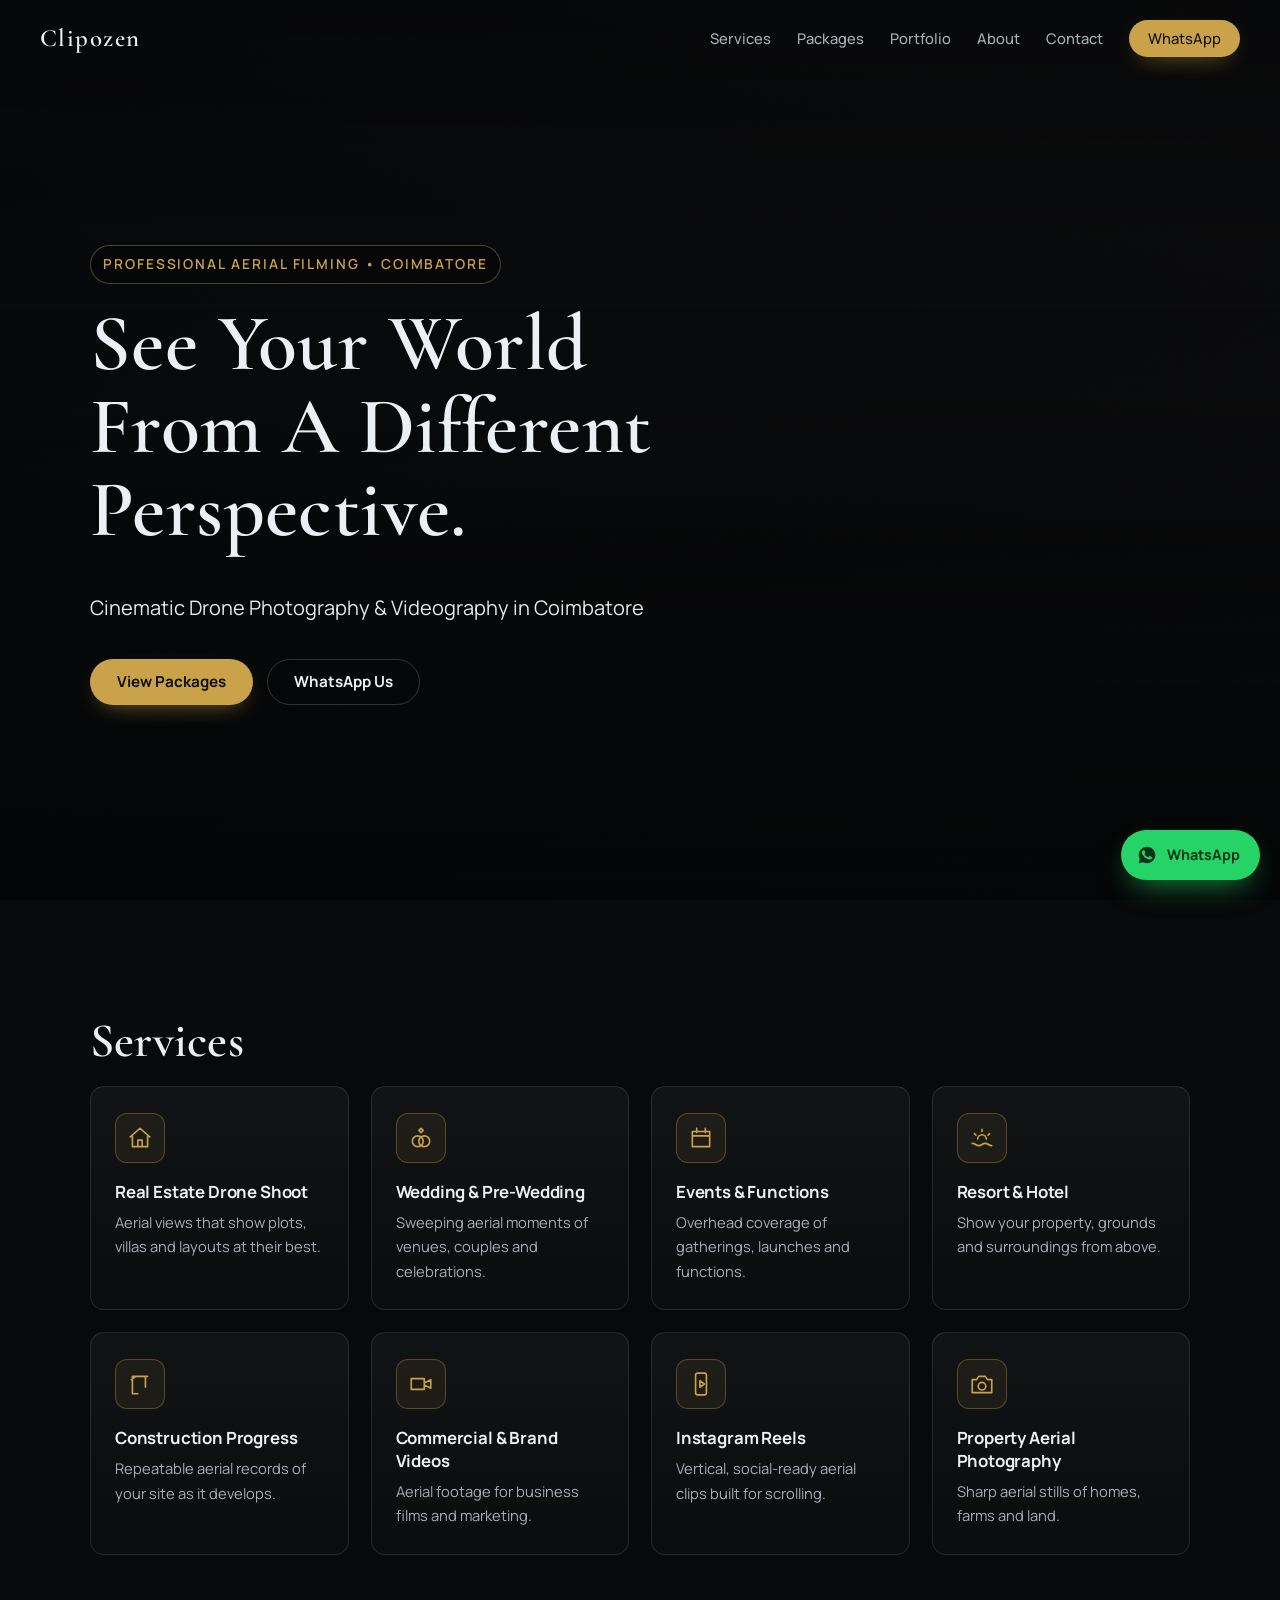
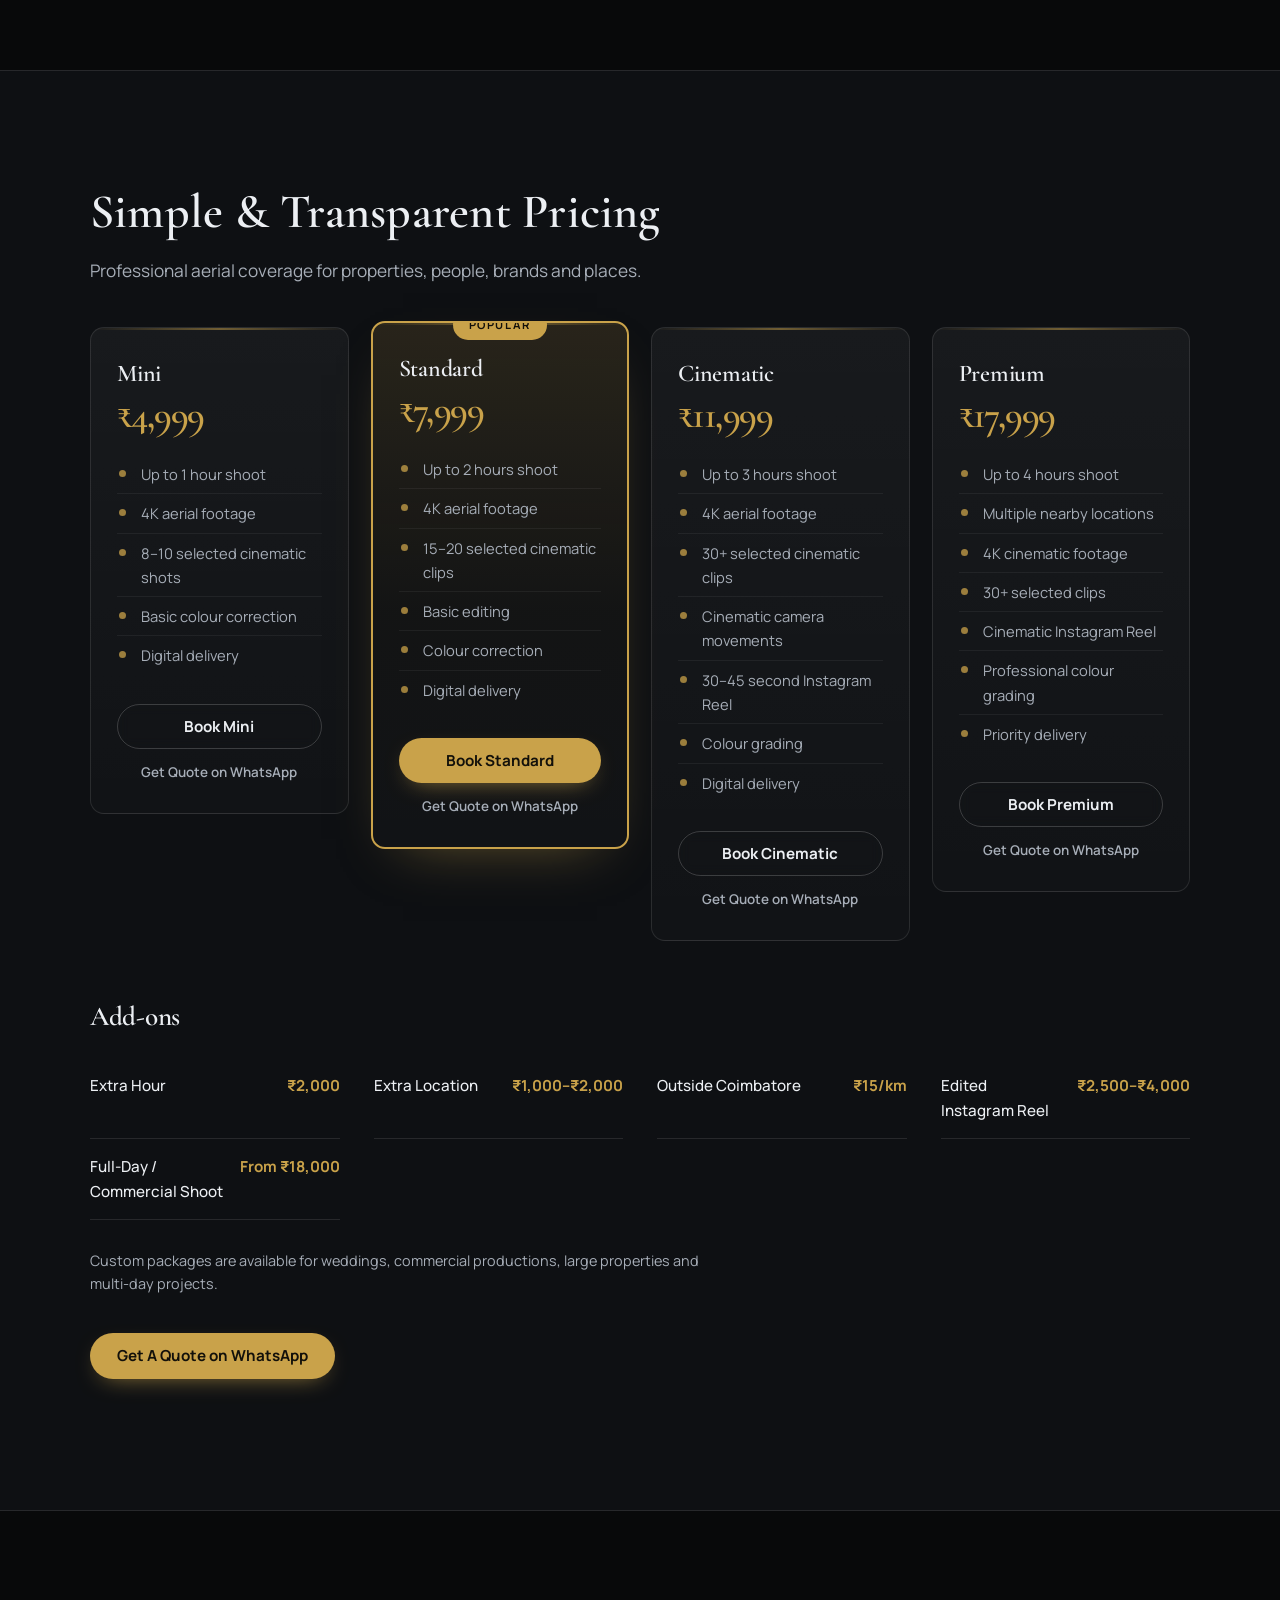
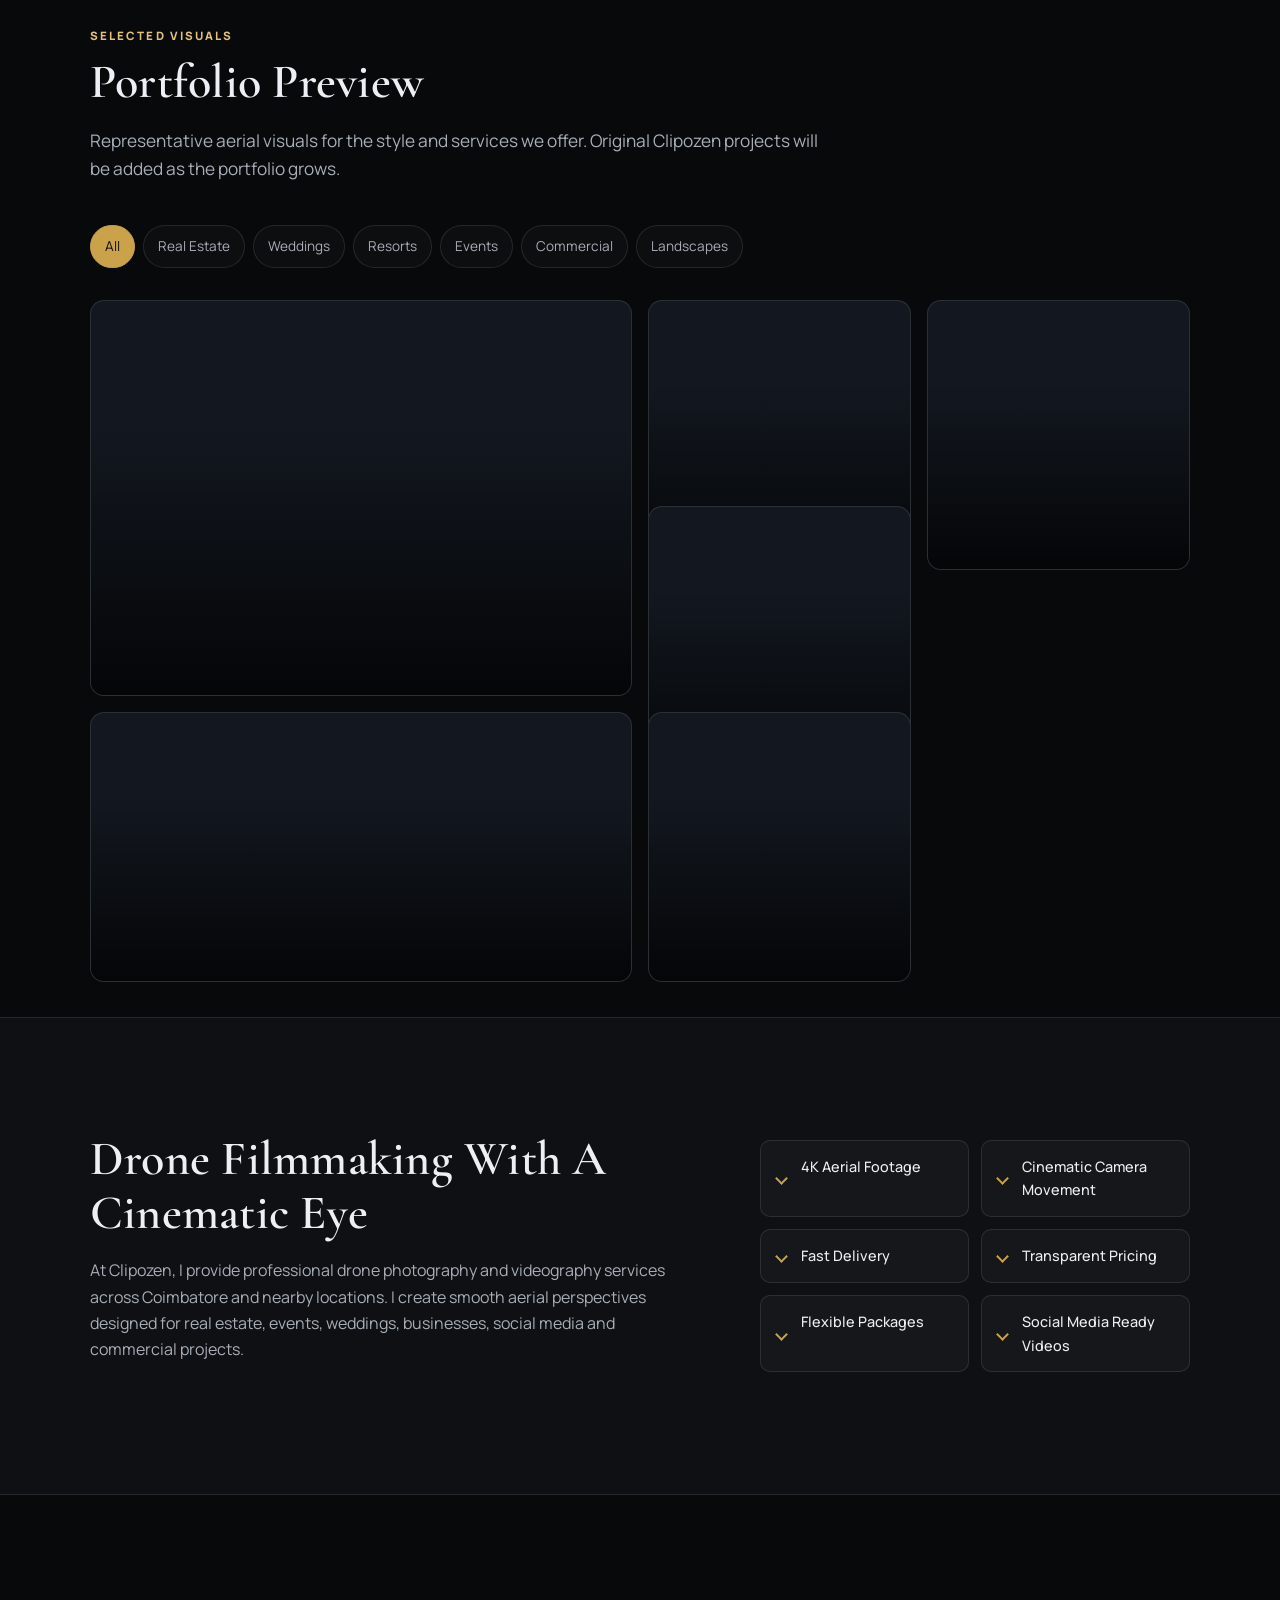
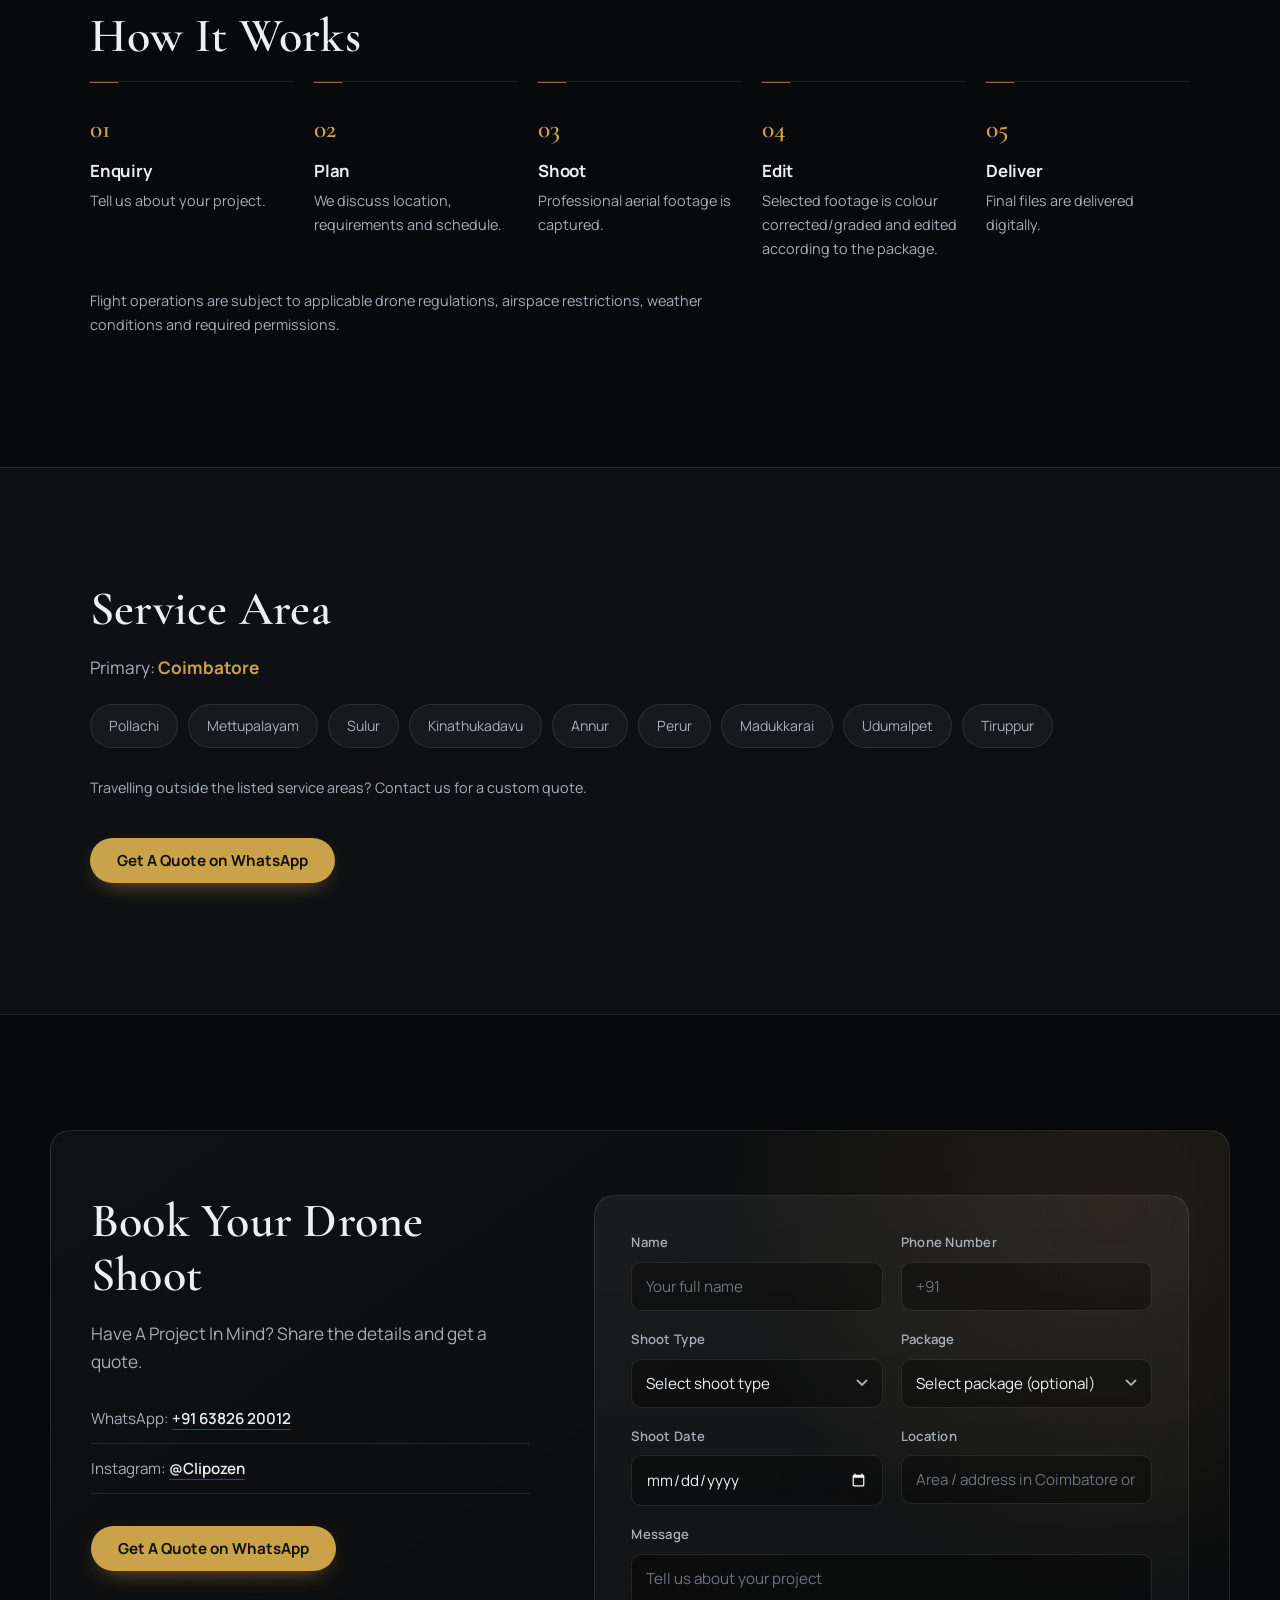
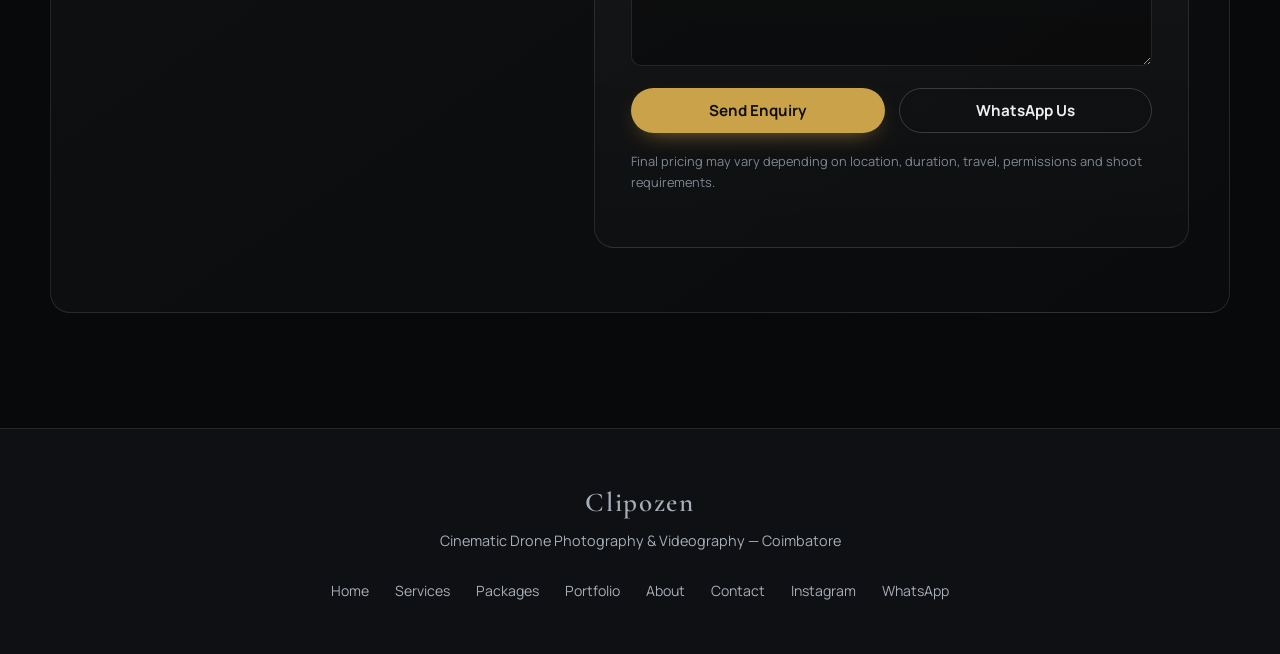
<file: index.html>
<!DOCTYPE html>
<html lang="en">
<head>
<meta charset="utf-8">
<meta name="viewport" content="width=device-width, initial-scale=1">
<title>Cinematic Drone Photography &amp; Videography in Coimbatore | Clipozen</title>
<meta name="description" content="Clipozen: cinematic drone photography and videography in Coimbatore, Tamil Nadu. Real estate, weddings, events, resorts and commercial shoots with transparent pricing. Professional aerial filming for Coimbatore and nearby locations.">
<link rel="preconnect" href="https://fonts.googleapis.com">
<link rel="preconnect" href="https://fonts.gstatic.com" crossorigin>
<link href="https://fonts.googleapis.com/css2?family=Cormorant+Garamond:wght@500;600&family=Manrope:wght@400;500;700&display=swap" rel="stylesheet">
<link rel="stylesheet" href="style.css">
<link rel="icon" href="data:image/svg+xml,%3Csvg xmlns='http://www.w3.org/2000/svg' viewBox='0 0 64 64'%3E%3Crect width='64' height='64' rx='14' fill='%230b0b0c'/%3E%3Ctext x='32' y='45' font-size='40' text-anchor='middle' fill='%23c9a24a' font-family='Georgia,serif'%3EC%3C/text%3E%3C/svg%3E">
<meta property="og:type" content="website">
<meta property="og:title" content="Cinematic Drone Photography &amp; Videography in Coimbatore | Clipozen">
<meta property="og:description" content="Cinematic drone photography and videography in Coimbatore with transparent pricing. Professional aerial filming for Coimbatore and nearby locations.">
<meta name="twitter:card" content="summary">
</head>
<body>
<a class="skip" href="#main">Skip to content</a>
<header class="nav" id="nav">
  <a class="logo" href="#home">Clipozen</a>
  <button type="button" class="burger" id="burger" aria-label="Menu" aria-expanded="false" aria-controls="menu"><span></span><span></span></button>
  <nav id="menu" aria-label="Main">
    <a href="#services">Services</a><a href="#packages">Packages</a><a href="#portfolio">Portfolio</a><a href="#about">About</a><a href="#contact">Contact</a>
    <a class="btn btn-sm wa" href="https://wa.me/916382620012" target="_blank" rel="noopener">WhatsApp</a>
  </nav>
</header>

<main id="main">
<section class="hero" id="home">
  <!-- Static aerial background with a slow Ken Burns zoom.
       To use your own photo: in style.css, set --hero-img on .hero-bg
       e.g. --hero-img: url(images/hero.jpg); -->
  <div class="hero-bg" role="img" aria-label="Aerial drone view of hills and water at golden hour"></div>
  <div class="hero-shade"></div>
  <div class="wrap hero-in">
    <p class="small">Professional Aerial Filming • Coimbatore</p>
    <h1>See Your World From A Different Perspective.</h1>
    <p class="sub">Cinematic Drone Photography &amp; Videography in Coimbatore</p>
    <div class="btns"><a class="btn" href="#packages">View Packages</a><a class="btn ghost wa" href="https://wa.me/916382620012" target="_blank" rel="noopener">WhatsApp Us</a></div>
  </div>
</section>

<section class="sec" id="services"><div class="wrap">
  <h2>Services</h2>
  <div class="grid g4">
    <article class="card svc rv"><span class="ico"><svg viewBox="0 0 24 24" width="26" height="26" fill="none" stroke="currentColor" stroke-width="1.5" stroke-linecap="round" stroke-linejoin="round" aria-hidden="true"><path d="M3 11l9-8 9 8M5 10v10h14V10M10 20v-6h4v6"/></svg></span><h3>Real Estate Drone Shoot</h3><p>Aerial views that show plots, villas and layouts at their best.</p></article>
    <article class="card svc rv"><span class="ico"><svg viewBox="0 0 24 24" width="26" height="26" fill="none" stroke="currentColor" stroke-width="1.5" stroke-linecap="round" stroke-linejoin="round" aria-hidden="true"><circle cx="9" cy="15" r="5"/><circle cx="15" cy="15" r="5"/><path d="M12 3l2 2-2 2-2-2z"/></svg></span><h3>Wedding &amp; Pre-Wedding</h3><p>Sweeping aerial moments of venues, couples and celebrations.</p></article>
    <article class="card svc rv"><span class="ico"><svg viewBox="0 0 24 24" width="26" height="26" fill="none" stroke="currentColor" stroke-width="1.5" stroke-linecap="round" stroke-linejoin="round" aria-hidden="true"><path d="M4 6h16v14H4zM4 10h16M8 3v4M16 3v4"/></svg></span><h3>Events &amp; Functions</h3><p>Overhead coverage of gatherings, launches and functions.</p></article>
    <article class="card svc rv"><span class="ico"><svg viewBox="0 0 24 24" width="26" height="26" fill="none" stroke="currentColor" stroke-width="1.5" stroke-linecap="round" stroke-linejoin="round" aria-hidden="true"><path d="M8 13a4 4 0 018 0M12 4v2M5 8l1.5 1.5M19 8l-1.5 1.5M3 17c3 0 3 2 6 2s3-2 6-2 3 2 6 2"/></svg></span><h3>Resort &amp; Hotel</h3><p>Show your property, grounds and surroundings from above.</p></article>
    <article class="card svc rv"><span class="ico"><svg viewBox="0 0 24 24" width="26" height="26" fill="none" stroke="currentColor" stroke-width="1.5" stroke-linecap="round" stroke-linejoin="round" aria-hidden="true"><path d="M5 21V5h3M5 21h5M8 5h11M8 5L4 8M17 5v7M17 12v3"/></svg></span><h3>Construction Progress</h3><p>Repeatable aerial records of your site as it develops.</p></article>
    <article class="card svc rv"><span class="ico"><svg viewBox="0 0 24 24" width="26" height="26" fill="none" stroke="currentColor" stroke-width="1.5" stroke-linecap="round" stroke-linejoin="round" aria-hidden="true"><path d="M3 7h12v10H3zM15 11l6-3v8l-6-3z"/></svg></span><h3>Commercial &amp; Brand Videos</h3><p>Aerial footage for business films and marketing.</p></article>
    <article class="card svc rv"><span class="ico"><svg viewBox="0 0 24 24" width="26" height="26" fill="none" stroke="currentColor" stroke-width="1.5" stroke-linecap="round" stroke-linejoin="round" aria-hidden="true"><rect x="7" y="2" width="10" height="20" rx="2"/><path d="M11 9l4 3-4 3z"/></svg></span><h3>Instagram Reels</h3><p>Vertical, social-ready aerial clips built for scrolling.</p></article>
    <article class="card svc rv"><span class="ico"><svg viewBox="0 0 24 24" width="26" height="26" fill="none" stroke="currentColor" stroke-width="1.5" stroke-linecap="round" stroke-linejoin="round" aria-hidden="true"><path d="M3 8h4l2-3h6l2 3h4v12H3z"/><circle cx="12" cy="14" r="3.5"/></svg></span><h3>Property Aerial Photography</h3><p>Sharp aerial stills of homes, farms and land.</p></article>
  </div>
</div></section>

<section class="sec alt" id="packages"><div class="wrap">
  <h2>Simple &amp; Transparent Pricing</h2>
  <p class="lead">Professional aerial coverage for properties, people, brands and places.</p>
  <div class="grid g4 price">
    <article class="card rv"><h3>Mini</h3><p class="amt">₹4,999</p>
      <ul><li>Up to 1 hour shoot</li><li>4K aerial footage</li><li>8–10 selected cinematic shots</li><li>Basic colour correction</li><li>Digital delivery</li></ul>
      <a class="btn ghost wa" data-msg="Hi, I'd like to book the Mini package (₹4,999)." href="https://wa.me/916382620012?text=Hi%2C%20I%27d%20like%20to%20book%20the%20Mini%20package%20%28%E2%82%B93%2C999%29." target="_blank" rel="noopener">Book Mini</a>
      <a class="qlink wa" data-msg="Hi, I'd like a quote for the Mini package (₹4,999)." href="https://wa.me/916382620012?text=Hi%2C%20I%27d%20like%20a%20quote%20for%20the%20Mini%20package%20%28%E2%82%B93%2C999%29." target="_blank" rel="noopener">Get Quote on WhatsApp</a></article>
    <article class="card rv pop"><span class="tag">Popular</span><h3>Standard</h3><p class="amt">₹7,999</p>
      <ul><li>Up to 2 hours shoot</li><li>4K aerial footage</li><li>15–20 selected cinematic clips</li><li>Basic editing</li><li>Colour correction</li><li>Digital delivery</li></ul>
      <a class="btn wa" data-msg="Hi, I'd like to book the Standard package (₹7,999)." href="https://wa.me/916382620012?text=Hi%2C%20I%27d%20like%20to%20book%20the%20Standard%20package%20%28%E2%82%B96%2C999%29." target="_blank" rel="noopener">Book Standard</a>
      <a class="qlink wa" data-msg="Hi, I'd like a quote for the Standard package (₹7,999)." href="https://wa.me/916382620012?text=Hi%2C%20I%27d%20like%20a%20quote%20for%20the%20Standard%20package%20%28%E2%82%B96%2C999%29." target="_blank" rel="noopener">Get Quote on WhatsApp</a></article>
    <article class="card rv"><h3>Cinematic</h3><p class="amt">₹11,999</p>
      <ul><li>Up to 3 hours shoot</li><li>4K aerial footage</li><li>30+ selected cinematic clips</li><li>Cinematic camera movements</li><li>30–45 second Instagram Reel</li><li>Colour grading</li><li>Digital delivery</li></ul>
      <a class="btn ghost wa" data-msg="Hi, I'd like to book the Cinematic package (₹11,999)." href="https://wa.me/916382620012?text=Hi%2C%20I%27d%20like%20to%20book%20the%20Cinematic%20package%20%28%E2%82%B99%2C999%29." target="_blank" rel="noopener">Book Cinematic</a>
      <a class="qlink wa" data-msg="Hi, I'd like a quote for the Cinematic package (₹11,999)." href="https://wa.me/916382620012?text=Hi%2C%20I%27d%20like%20a%20quote%20for%20the%20Cinematic%20package%20%28%E2%82%B99%2C999%29." target="_blank" rel="noopener">Get Quote on WhatsApp</a></article>
    <article class="card rv"><h3>Premium</h3><p class="amt">₹17,999</p>
      <ul><li>Up to 4 hours shoot</li><li>Multiple nearby locations</li><li>4K cinematic footage</li><li>30+ selected clips</li><li>Cinematic Instagram Reel</li><li>Professional colour grading</li><li>Priority delivery</li></ul>
      <a class="btn ghost wa" data-msg="Hi, I'd like to book the Premium package (₹17,999)." href="https://wa.me/916382620012?text=Hi%2C%20I%27d%20like%20to%20book%20the%20Premium%20package%20%28%E2%82%B914%2C999%29." target="_blank" rel="noopener">Book Premium</a>
      <a class="qlink wa" data-msg="Hi, I'd like a quote for the Premium package (₹17,999)." href="https://wa.me/916382620012?text=Hi%2C%20I%27d%20like%20a%20quote%20for%20the%20Premium%20package%20%28%E2%82%B914%2C999%29." target="_blank" rel="noopener">Get Quote on WhatsApp</a></article>
  </div>
  <h3 class="sub-h">Add-ons</h3>
  <dl class="addons">
    <div><dt>Extra Hour</dt><dd>₹2,000</dd></div>
    <div><dt>Extra Location</dt><dd>₹1,000–₹2,000</dd></div>
    <div><dt>Outside Coimbatore</dt><dd>₹15/km</dd></div>
    <div><dt>Edited Instagram Reel</dt><dd>₹2,500–₹4,000</dd></div>
    <div><dt>Full-Day / Commercial Shoot</dt><dd>From ₹18,000</dd></div>
  </dl>
  <p class="note">Custom packages are available for weddings, commercial productions, large properties and multi-day projects.</p>
  <p class="cta"><a class="btn wa" href="https://wa.me/916382620012" target="_blank" rel="noopener">Get A Quote on WhatsApp</a></p>
</div></section>

<section class="sec" id="portfolio"><div class="wrap">
  <div class="section-kicker">SELECTED VISUALS</div><h2>Portfolio Preview</h2><p class="lead">Representative aerial visuals for the style and services we offer. Original Clipozen projects will be added as the portfolio grows.</p>
  <div class="filters" role="group" aria-label="Filter portfolio">
    <button class="on" data-f="all">All</button><button data-f="Real Estate">Real Estate</button><button data-f="Weddings">Weddings</button><button data-f="Resorts">Resorts</button><button data-f="Events">Events</button><button data-f="Commercial">Commercial</button><button data-f="Landscapes">Landscapes</button>
  </div>
  <!-- To use your own photo: add style="background-image:url(images/your-photo.jpg)" to a .tile.ph -->
  <div class="gallery">
    <a href="#contact" class="tile ph p1 big" data-c="Real Estate"><span class="ov"><small>Real Estate</small><strong>Sample Visual</strong></span></a>
    <a href="#contact" class="tile ph p2" data-c="Weddings"><span class="ov"><small>Weddings</small><strong>Sample Visual</strong></span></a>
    <a href="#contact" class="tile ph p3" data-c="Resorts"><span class="ov"><small>Resorts</small><strong>Sample Visual</strong></span></a>
    <a href="#contact" class="tile ph p4" data-c="Events"><span class="ov"><small>Events</small><strong>Sample Visual</strong></span></a>
    <a href="#contact" class="tile ph p5 wide" data-c="Commercial"><span class="ov"><small>Commercial</small><strong>Sample Visual</strong></span></a>
    <a href="#contact" class="tile ph p6" data-c="Landscapes"><span class="ov"><small>Landscapes</small><strong>Sample Visual</strong></span></a>
  </div>
</div></section>

<section class="sec alt" id="about"><div class="wrap two">
  <div><h2>Drone Filmmaking With A Cinematic Eye</h2>
  <p>At Clipozen, I provide professional drone photography and videography services across Coimbatore and nearby locations. I create smooth aerial perspectives designed for real estate, events, weddings, businesses, social media and commercial projects.</p></div>
  <ul class="why">
    <li>4K Aerial Footage</li><li>Cinematic Camera Movement</li><li>Fast Delivery</li><li>Transparent Pricing</li><li>Flexible Packages</li><li>Social Media Ready Videos</li>
  </ul>
</div></section>

<section class="sec" id="process"><div class="wrap">
  <h2>How It Works</h2>
  <ol class="steps">
    <li class="rv"><b>01</b><h3>Enquiry</h3><p>Tell us about your project.</p></li>
    <li class="rv"><b>02</b><h3>Plan</h3><p>We discuss location, requirements and schedule.</p></li>
    <li class="rv"><b>03</b><h3>Shoot</h3><p>Professional aerial footage is captured.</p></li>
    <li class="rv"><b>04</b><h3>Edit</h3><p>Selected footage is colour corrected/graded and edited according to the package.</p></li>
    <li class="rv"><b>05</b><h3>Deliver</h3><p>Final files are delivered digitally.</p></li>
  </ol>
  <p class="note">Flight operations are subject to applicable drone regulations, airspace restrictions, weather conditions and required permissions.</p>
</div></section>

<section class="sec alt" id="area"><div class="wrap">
  <h2>Service Area</h2>
  <p class="lead">Primary: <strong>Coimbatore</strong></p>
  <ul class="chips"><li>Pollachi</li><li>Mettupalayam</li><li>Sulur</li><li>Kinathukadavu</li><li>Annur</li><li>Perur</li><li>Madukkarai</li><li>Udumalpet</li><li>Tiruppur</li></ul>
  <p class="note">Travelling outside the listed service areas? Contact us for a custom quote.</p>
  <p class="cta"><a class="btn wa" href="https://wa.me/916382620012" target="_blank" rel="noopener">Get A Quote on WhatsApp</a></p>
</div></section>

<section class="sec" id="contact"><div class="wrap book">
  <div class="book-info">
    <h2>Book Your Drone Shoot</h2>
    <p class="lead">Have A Project In Mind? Share the details and get a quote.</p>
    <ul class="contact">
      <li>WhatsApp: <a class="wa" href="https://wa.me/916382620012" target="_blank" rel="noopener">+91 63826 20012</a></li>
      <li>Instagram: <a href="https://www.instagram.com/Clipozen/" target="_blank" rel="noopener">@Clipozen</a></li>
    </ul>
    <p><a class="btn wa" href="https://wa.me/916382620012" target="_blank" rel="noopener">Get A Quote on WhatsApp</a></p>
  </div>
  <form id="form" class="card bookform" novalidate>
    <label>Name<input name="name" required autocomplete="name" placeholder="Your full name"></label>
    <label>Phone Number<input name="phone" type="tel" inputmode="tel" required autocomplete="tel" placeholder="+91"></label>
    <label>Shoot Type<select name="type" required><option value="">Select shoot type</option><option>Real Estate</option><option>Wedding &amp; Pre-Wedding</option><option>Event</option><option>Resort &amp; Hotel</option><option>Construction Progress</option><option>Commercial / Brand</option><option>Instagram Reel</option><option>Property Aerial Photography</option><option>Other</option></select></label>
    <label>Package<select name="package"><option value="">Select package (optional)</option><option>Mini (₹4,999)</option><option>Standard (₹7,999)</option><option>Cinematic (₹11,999)</option><option>Premium (₹17,999)</option><option>Custom / Not sure yet</option></select></label>
    <label>Shoot Date<input name="date" type="date"></label>
    <label>Location<input name="location" required placeholder="Area / address in Coimbatore or nearby"></label>
    <label class="full">Message<textarea name="message" rows="4" placeholder="Tell us about your project"></textarea></label>
    <div class="actions full">
      <button class="btn" type="submit">Send Enquiry</button>
      <a class="btn ghost" id="waBtn" href="https://wa.me/916382620012" target="_blank" rel="noopener">WhatsApp Us</a>
    </div>
    <p class="fnote full">Final pricing may vary depending on location, duration, travel, permissions and shoot requirements.</p>
    <p class="status full" id="status" role="status" aria-live="polite"></p>
  </form>
</div></section>
</main>

<footer class="foot"><div class="wrap">
  <p class="logo">Clipozen</p>
  <p>Cinematic Drone Photography &amp; Videography — Coimbatore</p>
  <nav aria-label="Footer"><a href="#home">Home</a><a href="#services">Services</a><a href="#packages">Packages</a><a href="#portfolio">Portfolio</a><a href="#about">About</a><a href="#contact">Contact</a><a href="https://www.instagram.com/Clipozen/" target="_blank" rel="noopener">Instagram</a><a class="wa" href="https://wa.me/916382620012" target="_blank" rel="noopener">WhatsApp</a></nav>
</div></footer>

<a class="fab wa" href="https://wa.me/916382620012" target="_blank" rel="noopener" aria-label="Get a quote on WhatsApp">WhatsApp</a>
<script src="script.js" defer></script>
</body>
</html>
</file>
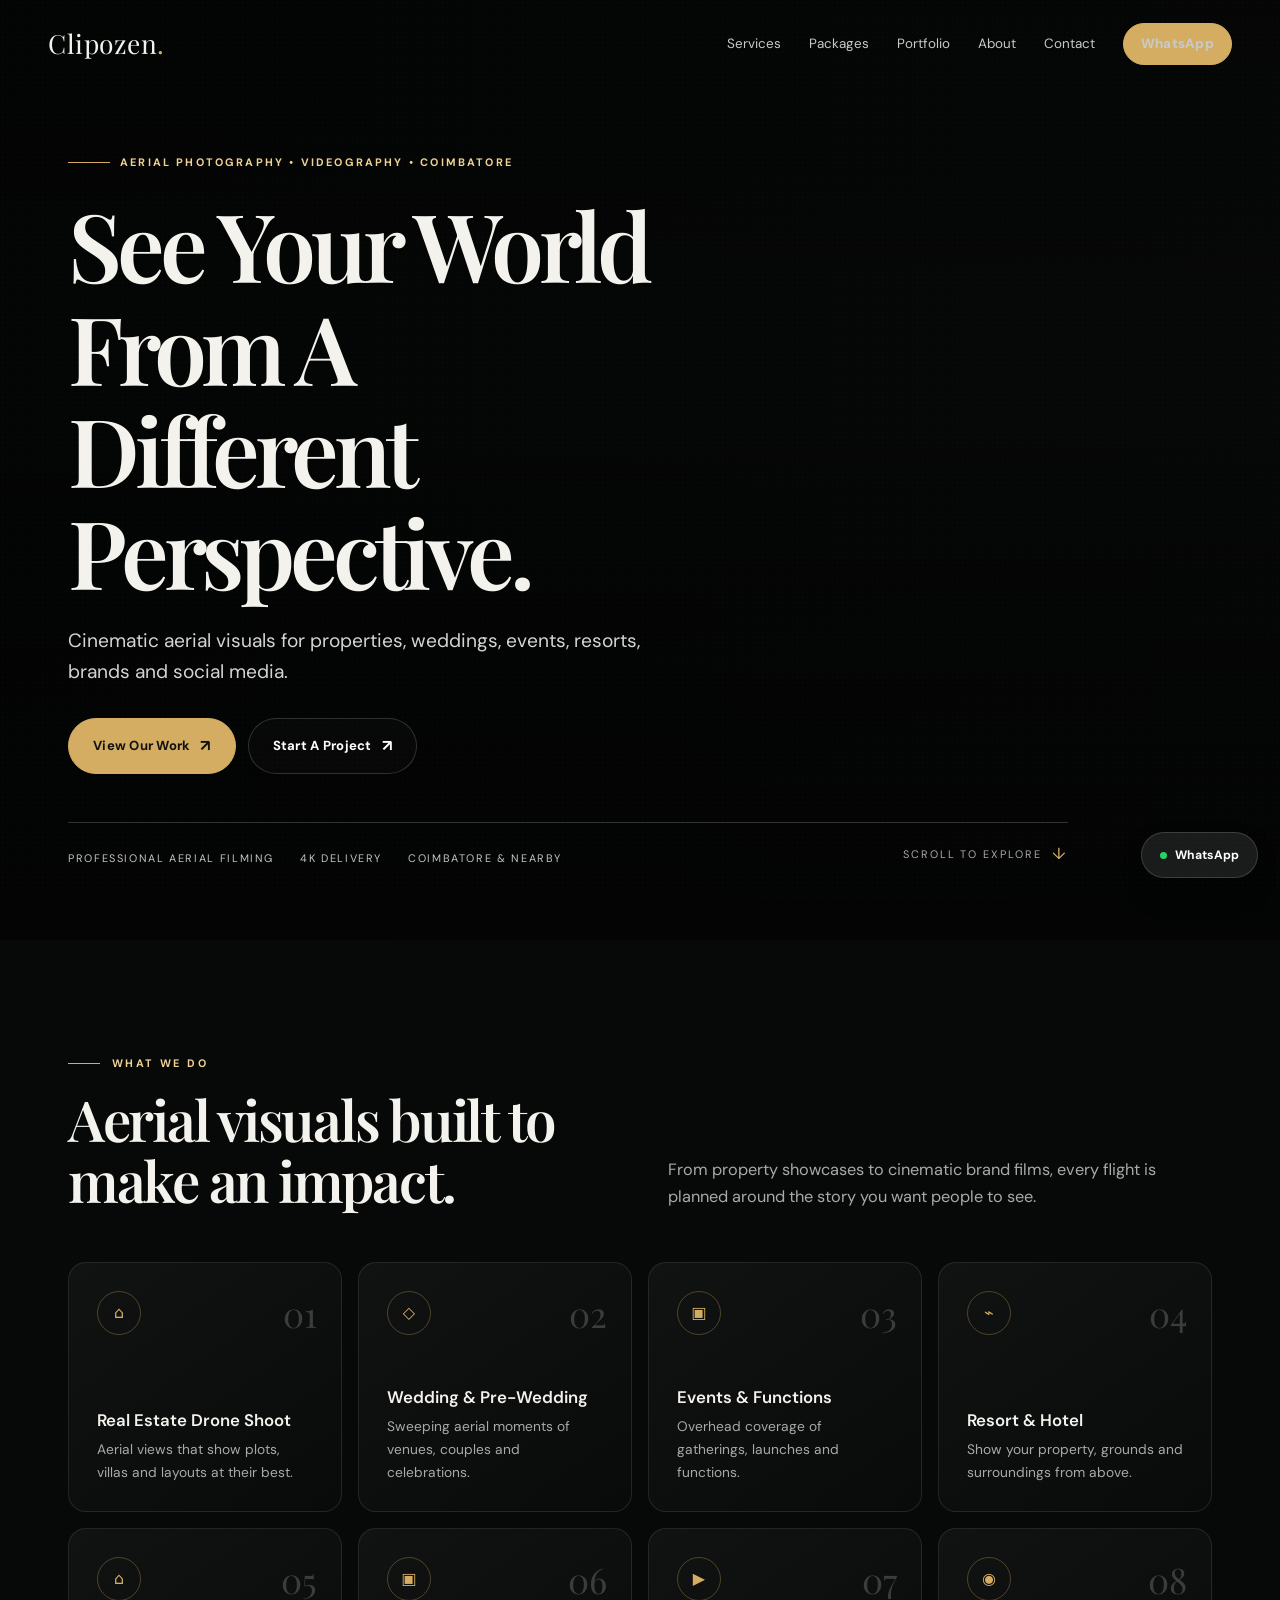
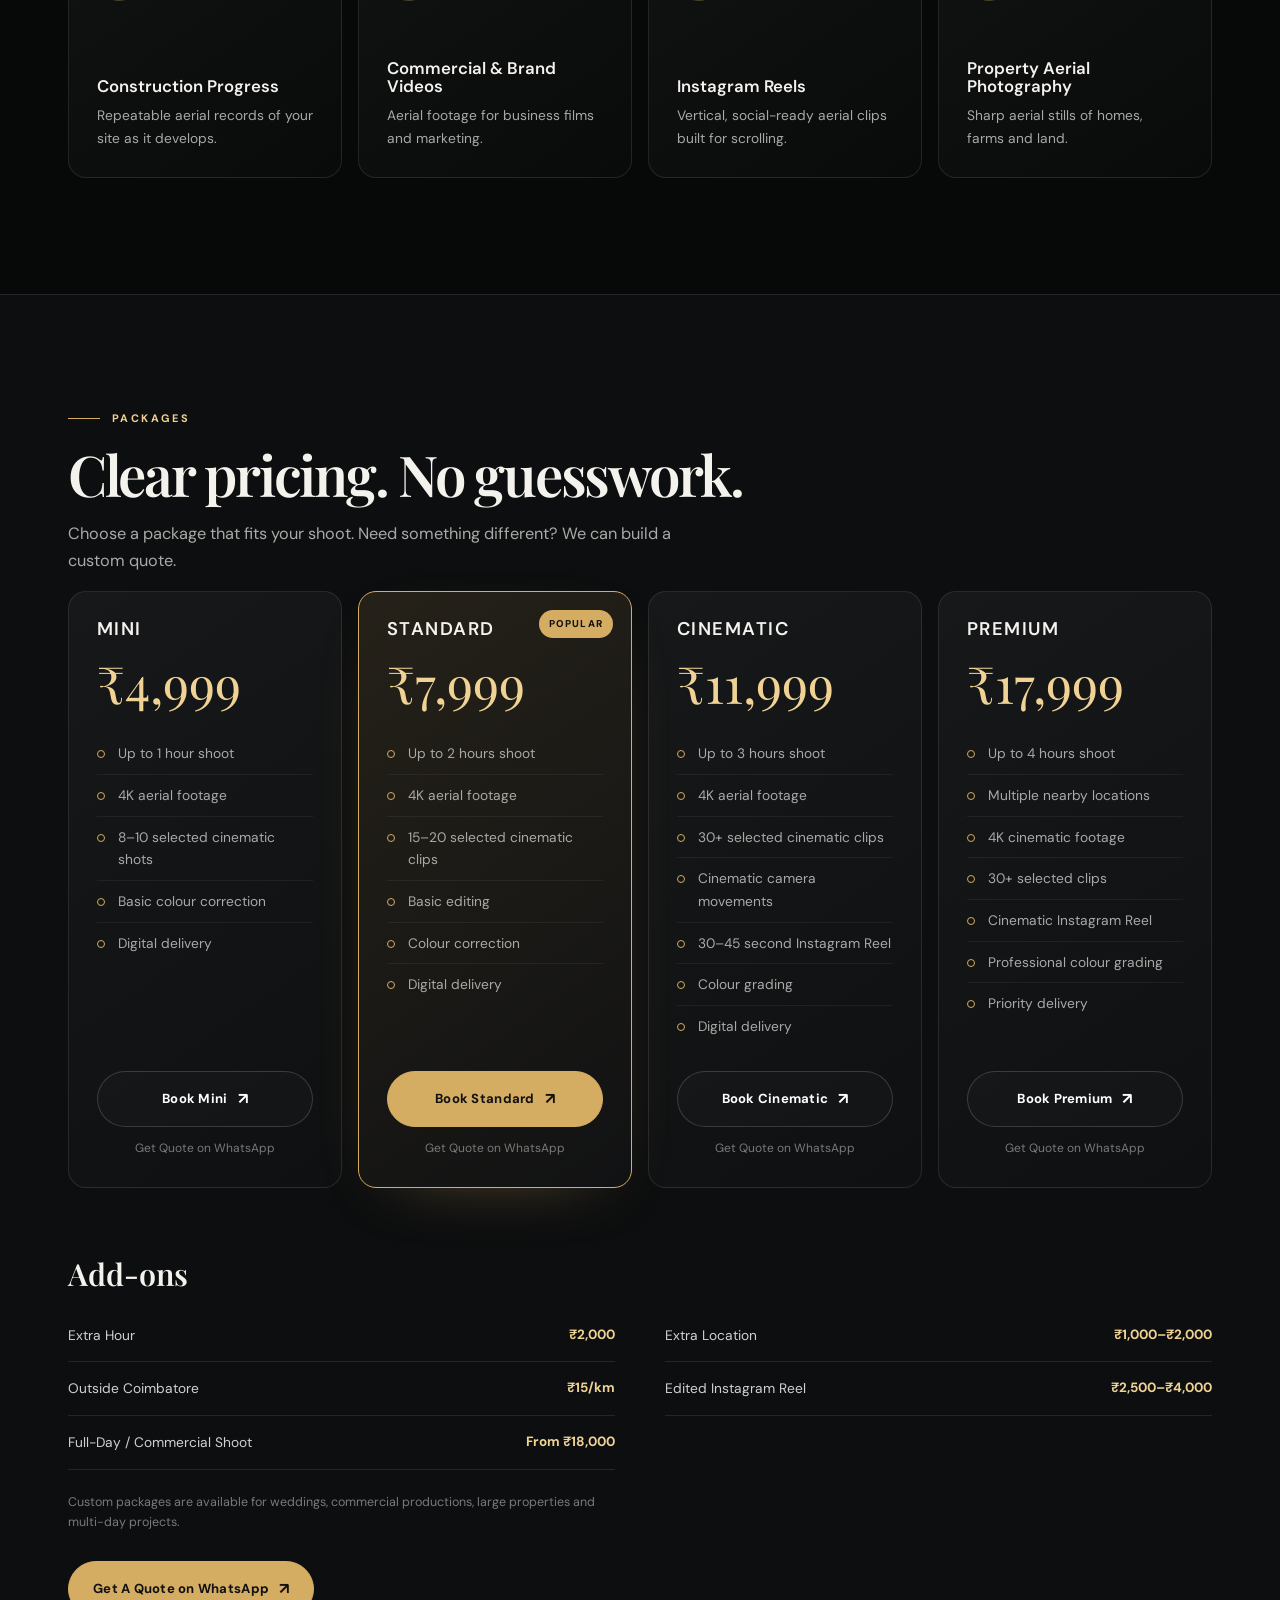
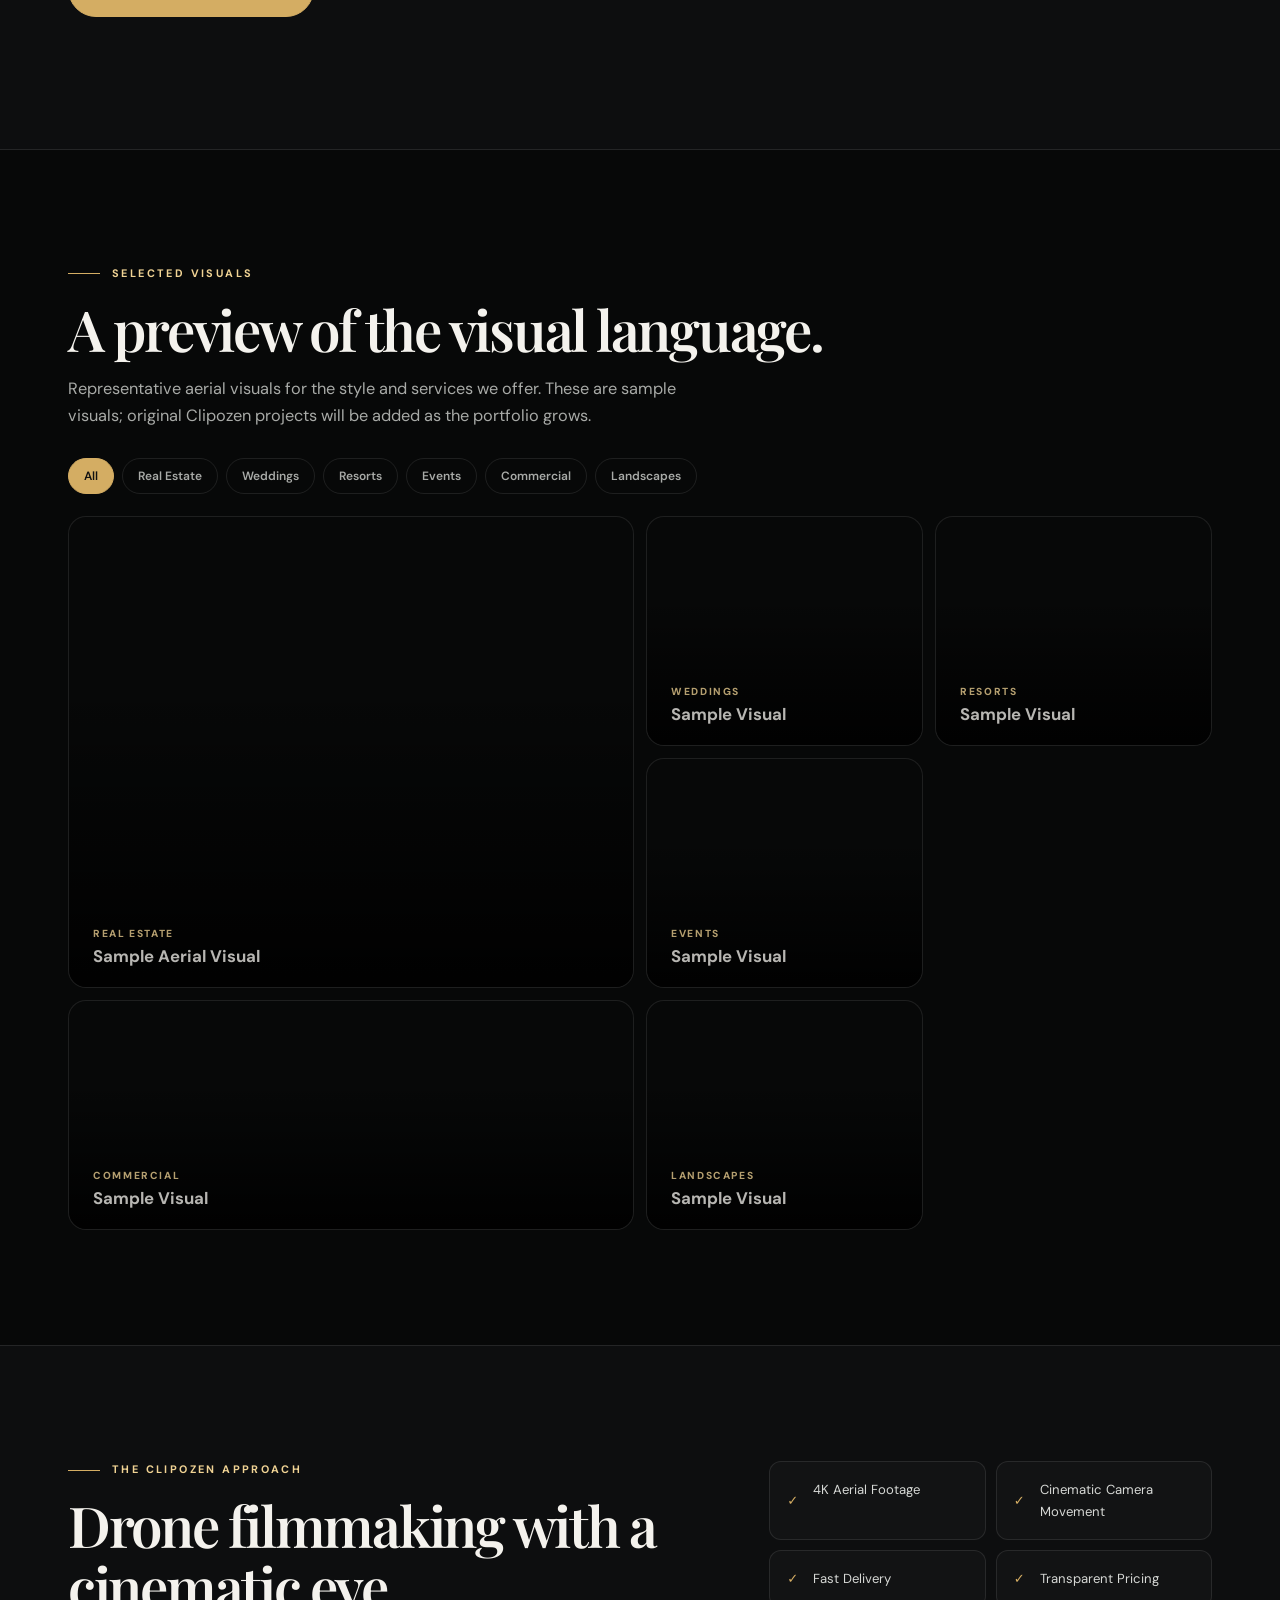
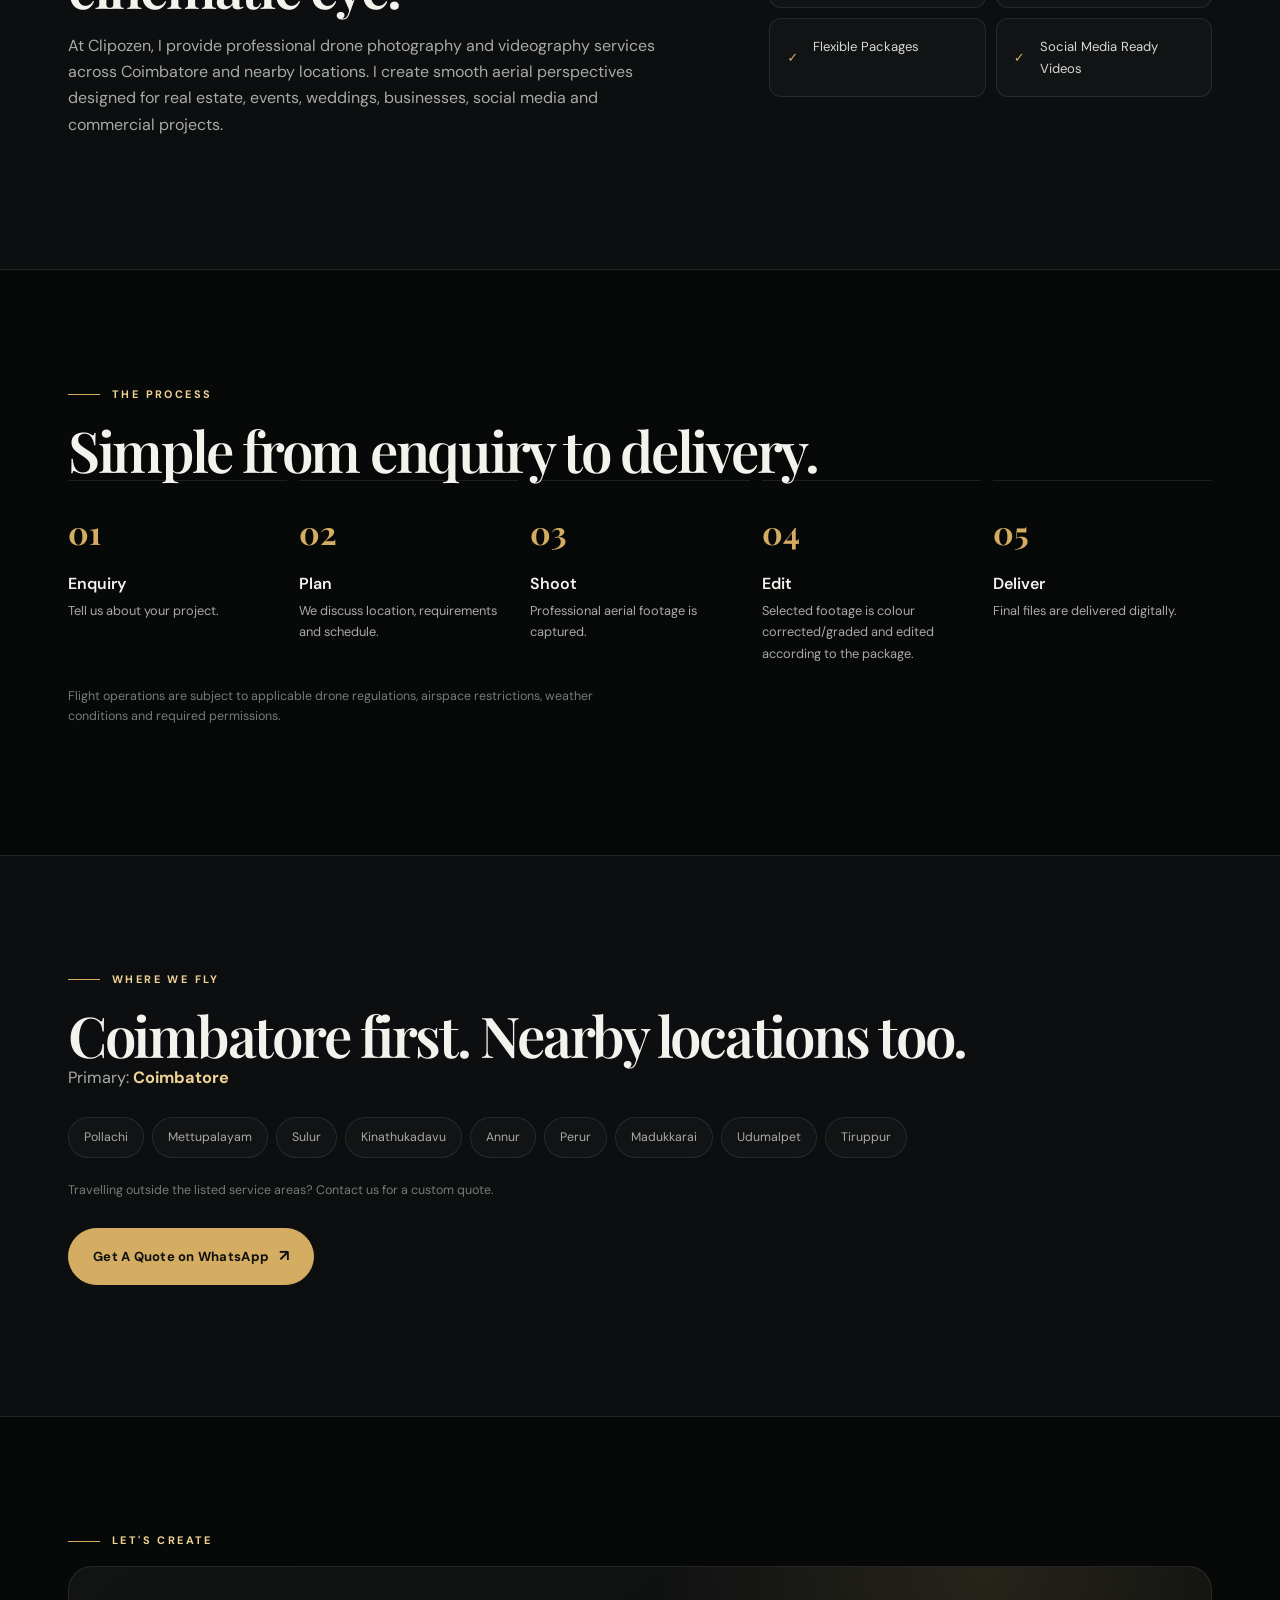
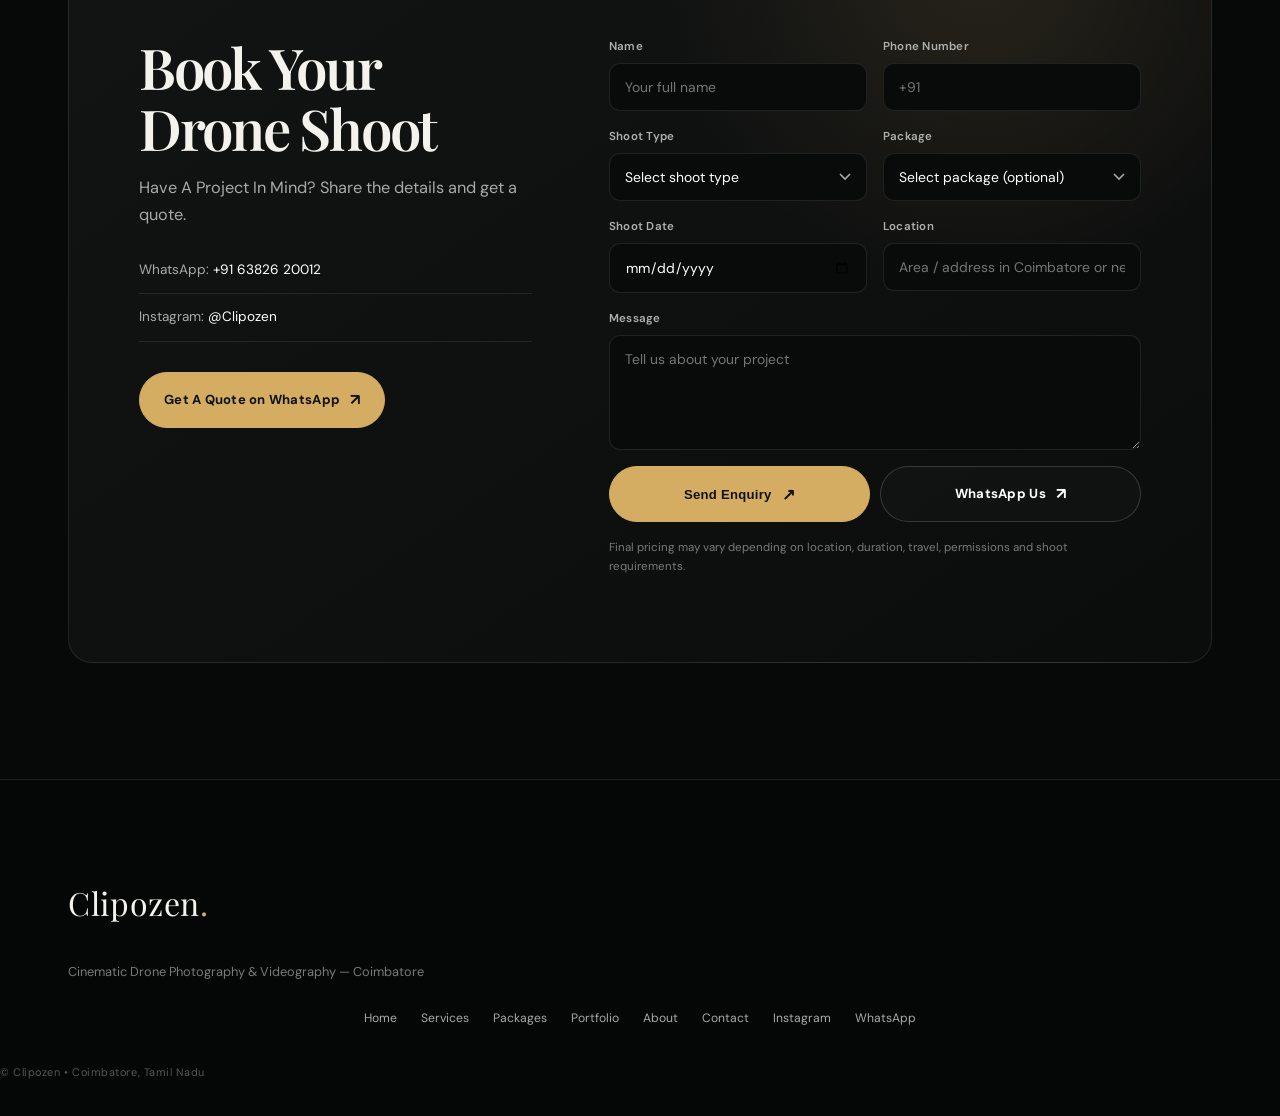
<file: Clipozen-Professional-V2/index.html>
<!DOCTYPE html>
<html lang="en">
<head>
<meta charset="utf-8">
<meta name="viewport" content="width=device-width, initial-scale=1">
<title>Cinematic Drone Photography &amp; Videography in Coimbatore | Clipozen</title>
<meta name="description" content="Clipozen: cinematic drone photography and videography in Coimbatore, Tamil Nadu. Real estate, weddings, events, resorts and commercial shoots with transparent pricing. Professional aerial filming for Coimbatore and nearby locations.">
<link rel="preconnect" href="https://fonts.googleapis.com">
<link rel="preconnect" href="https://fonts.gstatic.com" crossorigin>
<link href="https://fonts.googleapis.com/css2?family=Cormorant+Garamond:wght@500;600&family=Manrope:wght@400;500;600;700&display=swap" rel="stylesheet">
<link rel="stylesheet" href="style.css">
<meta property="og:type" content="website">
<meta property="og:title" content="Cinematic Drone Photography &amp; Videography in Coimbatore | Clipozen">
<meta property="og:description" content="Cinematic drone photography and videography in Coimbatore with transparent pricing. Professional aerial filming for Coimbatore and nearby locations.">
<meta name="twitter:card" content="summary">
</head>
<body>
<a class="skip" href="#main">Skip to content</a>

<header class="nav" id="nav">
  <a class="logo" href="#home">Clipozen<span>.</span></a>
  <button type="button" class="burger" id="burger" aria-label="Menu" aria-expanded="false" aria-controls="menu">
    <span></span><span></span>
  </button>
  <nav id="menu" aria-label="Main">
    <a href="#services">Services</a>
    <a href="#packages">Packages</a>
    <a href="#portfolio">Portfolio</a>
    <a href="#about">About</a>
    <a href="#contact">Contact</a>
    <a class="btn btn-sm wa" href="https://wa.me/916382620012" target="_blank" rel="noopener">WhatsApp</a>
  </nav>
</header>

<main id="main">
<section class="hero" id="home">
  <div class="hero-bg" role="img" aria-label="Cinematic aerial landscape"></div>
  <div class="hero-shade"></div>
  <div class="wrap hero-in">
    <div class="hero-copy">
      <p class="small">Aerial Photography • Videography • Coimbatore</p>
      <h1>See Your World From A Different Perspective.</h1>
      <p class="sub">Cinematic aerial visuals for properties, weddings, events, resorts, brands and social media.</p>
      <div class="btns">
        <a class="btn" href="#portfolio">View Our Work</a>
        <a class="btn ghost wa" href="https://wa.me/916382620012" target="_blank" rel="noopener">Start A Project</a>
      </div>
      <div class="hero-bottom">
        <div class="hero-meta"><span>Professional Aerial Filming</span><span>4K Delivery</span><span>Coimbatore &amp; Nearby</span></div>
        <div class="scroll-cue">Scroll to explore</div>
      </div>
    </div>
  </div>
</section>

<section class="sec" id="services"><div class="wrap">
  <div class="sec-head"><div><div class="section-kicker">WHAT WE DO</div><h2>Aerial visuals built to make an impact.</h2></div><p class="lead">From property showcases to cinematic brand films, every flight is planned around the story you want people to see.</p></div>
  <div class="grid g4">
    <article class="card svc rv" data-no="01"><span class="ico">⌂</span><h3>Real Estate Drone Shoot</h3><p>Aerial views that show plots, villas and layouts at their best.</p></article>
    <article class="card svc rv" data-no="02"><span class="ico">◇</span><h3>Wedding &amp; Pre-Wedding</h3><p>Sweeping aerial moments of venues, couples and celebrations.</p></article>
    <article class="card svc rv" data-no="03"><span class="ico">▣</span><h3>Events &amp; Functions</h3><p>Overhead coverage of gatherings, launches and functions.</p></article>
    <article class="card svc rv" data-no="04"><span class="ico">⌁</span><h3>Resort &amp; Hotel</h3><p>Show your property, grounds and surroundings from above.</p></article>
    <article class="card svc rv" data-no="05"><span class="ico">⌂</span><h3>Construction Progress</h3><p>Repeatable aerial records of your site as it develops.</p></article>
    <article class="card svc rv" data-no="06"><span class="ico">▣</span><h3>Commercial &amp; Brand Videos</h3><p>Aerial footage for business films and marketing.</p></article>
    <article class="card svc rv" data-no="07"><span class="ico">▶</span><h3>Instagram Reels</h3><p>Vertical, social-ready aerial clips built for scrolling.</p></article>
    <article class="card svc rv" data-no="08"><span class="ico">◉</span><h3>Property Aerial Photography</h3><p>Sharp aerial stills of homes, farms and land.</p></article>
  </div>
</div></section>

<section class="sec alt" id="packages"><div class="wrap">
  <div class="section-kicker">PACKAGES</div>
  <h2>Clear pricing. No guesswork.</h2>
  <p class="lead">Choose a package that fits your shoot. Need something different? We can build a custom quote.</p>
  <div class="grid g4 price">
    <article class="card price-card rv">
      <h3>Mini</h3><p class="amt">₹4,999</p>
      <ul><li>Up to 1 hour shoot</li><li>4K aerial footage</li><li>8–10 selected cinematic shots</li><li>Basic colour correction</li><li>Digital delivery</li></ul>
      <a class="btn ghost wa" href="https://wa.me/916382620012?text=Hi%2C%20I%27d%20like%20to%20book%20the%20Mini%20package%20%28%E2%82%B94%2C999%29." target="_blank" rel="noopener">Book Mini</a>
      <a class="qlink" href="https://wa.me/916382620012?text=Hi%2C%20I%27d%20like%20a%20quote%20for%20the%20Mini%20package%20%28%E2%82%B94%2C999%29." target="_blank" rel="noopener">Get Quote on WhatsApp</a>
    </article>
    <article class="card price-card popular rv">
      <span class="tag">Popular</span>
      <h3>Standard</h3><p class="amt">₹7,999</p>
      <ul><li>Up to 2 hours shoot</li><li>4K aerial footage</li><li>15–20 selected cinematic clips</li><li>Basic editing</li><li>Colour correction</li><li>Digital delivery</li></ul>
      <a class="btn wa" href="https://wa.me/916382620012?text=Hi%2C%20I%27d%20like%20to%20book%20the%20Standard%20package%20%28%E2%82%B97%2C999%29." target="_blank" rel="noopener">Book Standard</a>
      <a class="qlink" href="https://wa.me/916382620012?text=Hi%2C%20I%27d%20like%20a%20quote%20for%20the%20Standard%20package%20%28%E2%82%B97%2C999%29." target="_blank" rel="noopener">Get Quote on WhatsApp</a>
    </article>
    <article class="card price-card rv">
      <h3>Cinematic</h3><p class="amt">₹11,999</p>
      <ul><li>Up to 3 hours shoot</li><li>4K aerial footage</li><li>30+ selected cinematic clips</li><li>Cinematic camera movements</li><li>30–45 second Instagram Reel</li><li>Colour grading</li><li>Digital delivery</li></ul>
      <a class="btn ghost wa" href="https://wa.me/916382620012?text=Hi%2C%20I%27d%20like%20to%20book%20the%20Cinematic%20package%20%28%E2%82%B911%2C999%29." target="_blank" rel="noopener">Book Cinematic</a>
      <a class="qlink" href="https://wa.me/916382620012?text=Hi%2C%20I%27d%20like%20a%20quote%20for%20the%20Cinematic%20package%20%28%E2%82%B911%2C999%29." target="_blank" rel="noopener">Get Quote on WhatsApp</a>
    </article>
    <article class="card price-card rv">
      <h3>Premium</h3><p class="amt">₹17,999</p>
      <ul><li>Up to 4 hours shoot</li><li>Multiple nearby locations</li><li>4K cinematic footage</li><li>30+ selected clips</li><li>Cinematic Instagram Reel</li><li>Professional colour grading</li><li>Priority delivery</li></ul>
      <a class="btn ghost wa" href="https://wa.me/916382620012?text=Hi%2C%20I%27d%20like%20to%20book%20the%20Premium%20package%20%28%E2%82%B917%2C999%29." target="_blank" rel="noopener">Book Premium</a>
      <a class="qlink" href="https://wa.me/916382620012?text=Hi%2C%20I%27d%20like%20a%20quote%20for%20the%20Premium%20package%20%28%E2%82%B917%2C999%29." target="_blank" rel="noopener">Get Quote on WhatsApp</a>
    </article>
  </div>

  <h3 class="sub-h">Add-ons</h3>
  <dl class="addons">
    <div><dt>Extra Hour</dt><dd>₹2,000</dd></div>
    <div><dt>Extra Location</dt><dd>₹1,000–₹2,000</dd></div>
    <div><dt>Outside Coimbatore</dt><dd>₹15/km</dd></div>
    <div><dt>Edited Instagram Reel</dt><dd>₹2,500–₹4,000</dd></div>
    <div><dt>Full-Day / Commercial Shoot</dt><dd>From ₹18,000</dd></div>
  </dl>
  <p class="note">Custom packages are available for weddings, commercial productions, large properties and multi-day projects.</p>
  <p class="cta"><a class="btn wa" href="https://wa.me/916382620012" target="_blank" rel="noopener">Get A Quote on WhatsApp</a></p>
</div></section>

<section class="sec" id="portfolio"><div class="wrap">
  <div class="section-kicker">SELECTED VISUALS</div>
  <h2>A preview of the visual language.</h2>
  <p class="lead">Representative aerial visuals for the style and services we offer. These are sample visuals; original Clipozen projects will be added as the portfolio grows.</p>
  <div class="filters" role="group" aria-label="Filter portfolio">
    <button class="on" data-f="all">All</button><button data-f="Real Estate">Real Estate</button><button data-f="Weddings">Weddings</button><button data-f="Resorts">Resorts</button><button data-f="Events">Events</button><button data-f="Commercial">Commercial</button><button data-f="Landscapes">Landscapes</button>
  </div>
  <div class="gallery">
    <a href="#contact" class="tile p1 big" data-c="Real Estate" aria-label="Real Estate sample aerial visual"><span class="ov"><small>Real Estate</small><strong>Sample Aerial Visual</strong></span></a>
    <a href="#contact" class="tile p2" data-c="Weddings"><span class="ov"><small>Weddings</small><strong>Sample Visual</strong></span></a>
    <a href="#contact" class="tile p3" data-c="Resorts"><span class="ov"><small>Resorts</small><strong>Sample Visual</strong></span></a>
    <a href="#contact" class="tile p4" data-c="Events"><span class="ov"><small>Events</small><strong>Sample Visual</strong></span></a>
    <a href="#contact" class="tile p5 wide" data-c="Commercial"><span class="ov"><small>Commercial</small><strong>Sample Visual</strong></span></a>
    <a href="#contact" class="tile p6" data-c="Landscapes"><span class="ov"><small>Landscapes</small><strong>Sample Visual</strong></span></a>
  </div>
</div></section>

<section class="sec alt" id="about"><div class="wrap two">
  <div>
    <div class="section-kicker">THE CLIPOZEN APPROACH</div>
    <h2>Drone filmmaking with a cinematic eye.</h2>
    <p>At Clipozen, I provide professional drone photography and videography services across Coimbatore and nearby locations. I create smooth aerial perspectives designed for real estate, events, weddings, businesses, social media and commercial projects.</p>
  </div>
  <ul class="why">
    <li>4K Aerial Footage</li><li>Cinematic Camera Movement</li><li>Fast Delivery</li><li>Transparent Pricing</li><li>Flexible Packages</li><li>Social Media Ready Videos</li>
  </ul>
</div></section>

<section class="sec" id="process"><div class="wrap">
  <div class="section-kicker">THE PROCESS</div><h2>Simple from enquiry to delivery.</h2>
  <ol class="steps">
    <li class="rv"><b>01</b><h3>Enquiry</h3><p>Tell us about your project.</p></li>
    <li class="rv"><b>02</b><h3>Plan</h3><p>We discuss location, requirements and schedule.</p></li>
    <li class="rv"><b>03</b><h3>Shoot</h3><p>Professional aerial footage is captured.</p></li>
    <li class="rv"><b>04</b><h3>Edit</h3><p>Selected footage is colour corrected/graded and edited according to the package.</p></li>
    <li class="rv"><b>05</b><h3>Deliver</h3><p>Final files are delivered digitally.</p></li>
  </ol>
  <p class="note">Flight operations are subject to applicable drone regulations, airspace restrictions, weather conditions and required permissions.</p>
</div></section>

<section class="sec alt" id="area"><div class="wrap">
  <div class="section-kicker">WHERE WE FLY</div><h2>Coimbatore first. Nearby locations too.</h2>
  <p class="lead">Primary: <strong>Coimbatore</strong></p>
  <ul class="chips"><li>Pollachi</li><li>Mettupalayam</li><li>Sulur</li><li>Kinathukadavu</li><li>Annur</li><li>Perur</li><li>Madukkarai</li><li>Udumalpet</li><li>Tiruppur</li></ul>
  <p class="note">Travelling outside the listed service areas? Contact us for a custom quote.</p>
  <p class="cta"><a class="btn wa" href="https://wa.me/916382620012" target="_blank" rel="noopener">Get A Quote on WhatsApp</a></p>
</div></section>

<section class="sec" id="contact"><div class="wrap">
  <div class="section-kicker">LET'S CREATE</div>
  <div class="book">
  <div class="book-info">
    <h2>Book Your Drone Shoot</h2>
    <p class="lead">Have A Project In Mind? Share the details and get a quote.</p>
    <ul class="contact">
      <li>WhatsApp: <a href="https://wa.me/916382620012" target="_blank" rel="noopener">+91 63826 20012</a></li>
      <li>Instagram: <a href="https://www.instagram.com/Clipozen/" target="_blank" rel="noopener">@Clipozen</a></li>
    </ul>
    <p><a class="btn wa" href="https://wa.me/916382620012" target="_blank" rel="noopener">Get A Quote on WhatsApp</a></p>
  </div>
  <form id="form" class="card bookform" novalidate>
    <label>Name<input name="name" required autocomplete="name" placeholder="Your full name"></label>
    <label>Phone Number<input name="phone" type="tel" inputmode="tel" required autocomplete="tel" placeholder="+91"></label>
    <label>Shoot Type<select name="type" required><option value="">Select shoot type</option><option>Real Estate</option><option>Wedding &amp; Pre-Wedding</option><option>Event</option><option>Resort &amp; Hotel</option><option>Construction Progress</option><option>Commercial / Brand</option><option>Instagram Reel</option><option>Property Aerial Photography</option><option>Other</option></select></label>
    <label>Package<select name="package"><option value="">Select package (optional)</option><option>Mini (₹4,999)</option><option>Standard (₹7,999)</option><option>Cinematic (₹11,999)</option><option>Premium (₹17,999)</option><option>Custom / Not sure yet</option></select></label>
    <label>Shoot Date<input name="date" type="date"></label>
    <label>Location<input name="location" required placeholder="Area / address in Coimbatore or nearby"></label>
    <label class="full">Message<textarea name="message" rows="4" placeholder="Tell us about your project"></textarea></label>
    <div class="actions full"><button class="btn" type="submit">Send Enquiry</button><a class="btn ghost" id="waBtn" href="https://wa.me/916382620012" target="_blank" rel="noopener">WhatsApp Us</a></div>
    <p class="fnote full">Final pricing may vary depending on location, duration, travel, permissions and shoot requirements.</p>
    <p class="status full" id="status" role="status" aria-live="polite"></p>
  </form>
  </div>
</div></section>
</main>

<footer class="foot"><div class="wrap">
  <p class="logo">Clipozen<span>.</span></p>
  <p>Cinematic Drone Photography &amp; Videography — Coimbatore</p>
  <nav aria-label="Footer"><a href="#home">Home</a><a href="#services">Services</a><a href="#packages">Packages</a><a href="#portfolio">Portfolio</a><a href="#about">About</a><a href="#contact">Contact</a><a href="https://www.instagram.com/Clipozen/" target="_blank" rel="noopener">Instagram</a><a href="https://wa.me/916382620012" target="_blank" rel="noopener">WhatsApp</a></nav>
</div></footer>
<a class="fab" href="https://wa.me/916382620012" target="_blank" rel="noopener" aria-label="Get a quote on WhatsApp">WhatsApp</a>
<script src="script.js" defer></script>
</body>
</html>
</file>
<file: style.css>
/* ==========================================================================
   Clipozen — Cinematic Drone Photography & Videography, Coimbatore
   style.css
   ========================================================================== */

:root{
  --ink:#08090a;
  --ink-2:#0e1013;
  --ink-3:#14171b;
  --line:rgba(255,255,255,.10);
  --line-2:rgba(255,255,255,.18);
  --fg:#eceff3;
  --fg-dim:#a7aeb8;
  --gold:#c9a24a;
  --gold-lt:#e3c179;
  --gold-dim:rgba(201,162,74,.35);
  --wa:#25d366;

  --wrap:1180px;
  --pad:clamp(20px,5vw,40px);
  --sec-y:clamp(64px,9vw,116px);
  --r:14px;
  --r-lg:20px;

  --sans:'Manrope',system-ui,-apple-system,'Segoe UI',Roboto,sans-serif;
  --serif:'Cormorant Garamond',Georgia,'Times New Roman',serif;

  --t:.35s cubic-bezier(.22,.61,.36,1);
}

*,*::before,*::after{box-sizing:border-box}

html{
  scroll-behavior:smooth;
  scroll-padding-top:86px;
  -webkit-text-size-adjust:100%;
}

body{
  margin:0;
  background:var(--ink);
  color:var(--fg);
  font-family:var(--sans);
  font-size:16px;
  line-height:1.65;
  font-weight:400;
  overflow-x:hidden;
  -webkit-font-smoothing:antialiased;
  text-rendering:optimizeLegibility;
}

img,svg,video{max-width:100%;height:auto;display:block}

a{color:inherit}

:focus-visible{
  outline:2px solid var(--gold-lt);
  outline-offset:3px;
  border-radius:4px;
}

.skip{
  position:absolute;left:-9999px;top:0;z-index:999;
  background:var(--gold);color:#101010;padding:12px 18px;
  font-weight:700;border-radius:0 0 10px 0;
}
.skip:focus{left:0}

.wrap{
  width:100%;
  max-width:var(--wrap);
  margin-inline:auto;
  padding-inline:var(--pad);
}

/* --------------------------------------------------------------- Typography */

h1,h2,h3{
  font-family:var(--serif);
  font-weight:600;
  line-height:1.12;
  letter-spacing:.005em;
  margin:0 0 .5em;
}

h1{
  font-size:clamp(2.6rem,7vw,5rem);
  line-height:1.04;
  max-width:16ch;
}

h2{
  font-size:clamp(2rem,4.2vw,3rem);
  margin-bottom:.35em;
}

h3{
  font-family:var(--sans);
  font-weight:700;
  font-size:1.05rem;
  line-height:1.35;
  letter-spacing:-.01em;
}

p{margin:0 0 1rem;max-width:68ch}

.lead{
  color:var(--fg-dim);
  font-size:1.08rem;
  margin-bottom:2.6rem;
}

.note{
  color:var(--fg-dim);
  font-size:.9rem;
  line-height:1.6;
  margin-top:1.8rem;
}

.sub-h{
  font-family:var(--serif);
  font-size:1.7rem;
  font-weight:600;
  margin:3.6rem 0 1.4rem;
}

.small{
  color:var(--gold);
  font-size:.86rem;
  font-weight:600;
  letter-spacing:.14em;
  text-transform:uppercase;
  margin-bottom:1.1rem;
}

/* --------------------------------------------------------------- Buttons */

.btn{
  --btn-bg:var(--gold);
  --btn-fg:#12100a;
  display:inline-flex;align-items:center;justify-content:center;gap:.5em;
  padding:14px 26px;
  background:var(--btn-bg);
  color:var(--btn-fg);
  font-family:var(--sans);
  font-size:.95rem;
  font-weight:700;
  line-height:1;
  text-decoration:none;
  border:1px solid transparent;
  border-radius:999px;
  cursor:pointer;
  transition:transform var(--t),box-shadow var(--t),background var(--t),color var(--t),border-color var(--t);
  box-shadow:0 8px 24px -12px rgba(201,162,74,.85);
  -webkit-tap-highlight-color:transparent;
}
.btn:hover{
  background:var(--gold-lt);
  transform:translateY(-2px);
  box-shadow:0 14px 30px -12px rgba(201,162,74,.95);
}
.btn:active{transform:translateY(0)}

.btn.ghost{
  --btn-bg:transparent;
  --btn-fg:var(--fg);
  border-color:var(--line-2);
  box-shadow:none;
  backdrop-filter:blur(6px);
}
.btn.ghost:hover{
  background:rgba(255,255,255,.07);
  border-color:var(--gold);
  color:#fff;
  box-shadow:none;
}

.btn-sm{padding:10px 18px;font-size:.85rem}

/* WhatsApp links keep the gold CTA treatment; ghost variants pick up
   the WhatsApp green on hover so the channel is recognisable. */
.btn.ghost.wa:hover{
  background:rgba(37,211,102,.12);
  border-color:var(--wa);
  color:#eafff2;
}

.btns{display:flex;flex-wrap:wrap;gap:14px;margin-top:2.2rem}

.cta{margin-top:2.4rem}

/* --------------------------------------------------------------- Nav */

.nav{
  position:fixed;inset:0 0 auto;z-index:100;
  display:flex;align-items:center;justify-content:space-between;gap:20px;
  padding:18px var(--pad);
  background:transparent;
  border-bottom:1px solid transparent;
  transition:background var(--t),border-color var(--t),padding var(--t),backdrop-filter var(--t);
}
.nav.scrolled{
  background:rgba(8,9,10,.82);
  backdrop-filter:blur(14px) saturate(140%);
  border-bottom-color:var(--line);
  padding-block:12px;
}

.nav .logo{
  font-family:var(--serif);
  font-size:1.55rem;
  font-weight:600;
  letter-spacing:.06em;
  text-decoration:none;
  color:var(--fg);
}
.nav .logo:hover{color:var(--gold-lt)}

.nav nav{display:flex;align-items:center;gap:26px}

.nav nav a{
  position:relative;
  font-size:.92rem;
  font-weight:500;
  color:var(--fg-dim);
  text-decoration:none;
  transition:color var(--t);
}
.nav nav a:not(.btn)::after{
  content:"";position:absolute;left:0;bottom:-6px;
  width:100%;height:1px;background:var(--gold);
  transform:scaleX(0);transform-origin:right;
  transition:transform var(--t);
}
.nav nav a:not(.btn):hover{color:var(--fg)}
.nav nav a:not(.btn):hover::after{transform:scaleX(1);transform-origin:left}
.nav nav a.btn{color:#12100a}

.burger{
  display:none;
  width:44px;height:44px;
  align-items:center;justify-content:center;
  flex-direction:column;gap:6px;
  background:none;border:0;cursor:pointer;padding:0;
}
.burger span{
  display:block;width:24px;height:2px;
  background:var(--fg);border-radius:2px;
  transition:transform var(--t),opacity var(--t);
}
.burger[aria-expanded="true"] span:first-child{transform:translateY(4px) rotate(45deg)}
.burger[aria-expanded="true"] span:last-child{transform:translateY(-4px) rotate(-45deg)}

@media (max-width:900px){
  .burger{display:flex}
  .nav nav{
    position:fixed;inset:0 0 auto;
    flex-direction:column;align-items:stretch;gap:0;
    padding:92px var(--pad) 32px;
    background:rgba(8,9,10,.97);
    backdrop-filter:blur(18px);
    border-bottom:1px solid var(--line);
    transform:translateY(-102%);
    transition:transform .4s cubic-bezier(.22,.61,.36,1);
    max-height:100dvh;overflow-y:auto;
  }
  .nav nav.open{transform:translateY(0)}
  .nav nav a{
    padding:16px 2px;
    font-size:1.05rem;
    color:var(--fg);
    border-bottom:1px solid var(--line);
  }
  .nav nav a::after{display:none}
  .nav nav a.btn{
    margin-top:22px;
    border-bottom:0;
    align-self:flex-start;
    color:#12100a;
  }
}

/* --------------------------------------------------------------- Hero */

.hero{
  position:relative;
  min-height:100svh;
  display:flex;align-items:center;
  overflow:hidden;
  isolation:isolate;
}

/* Static cinematic backdrop. To use your own aerial still, set:
   --hero-img:url(images/hero.jpg);                                  */
.hero-bg{
  --hero-img:none;
  position:absolute;inset:-6%;z-index:0;
  background-color:#0b0b0c;
  background-image:
    var(--hero-img),
    radial-gradient(118% 84% at 76% 10%, rgba(255,214,150,.40) 0%, rgba(255,168,88,.15) 32%, rgba(0,0,0,0) 62%),
    radial-gradient(92% 72% at 10% 94%, rgba(38,92,112,.55) 0%, rgba(0,0,0,0) 66%),
    linear-gradient(168deg,#11151b 0%,#1a212a 34%,#2a2118 63%,#0a0b0c 100%);
  background-size:cover;
  background-position:center;
  background-repeat:no-repeat;
  transform-origin:58% 42%;
  animation:heroZoom 36s ease-in-out infinite alternate;
  will-change:transform;
}
.hero-bg::after{
  content:"";position:absolute;inset:0;
  background:
    linear-gradient(to bottom,rgba(0,0,0,0) 46%,rgba(255,198,140,.10) 52%,rgba(0,0,0,.30) 58%,rgba(0,0,0,0) 74%),
    url("data:image/svg+xml,%3Csvg xmlns='http://www.w3.org/2000/svg' width='160' height='160'%3E%3Cfilter id='n'%3E%3CfeTurbulence type='fractalNoise' baseFrequency='.85' numOctaves='3'/%3E%3C/filter%3E%3Crect width='160' height='160' filter='url(%23n)' opacity='.5'/%3E%3C/svg%3E");
  background-size:cover,160px 160px;
  opacity:.5;mix-blend-mode:overlay;pointer-events:none;
}
@keyframes heroZoom{from{transform:scale(1.02)}to{transform:scale(1.14)}}

.hero-shade{
  position:absolute;inset:0;z-index:1;pointer-events:none;
  background:linear-gradient(180deg,rgba(6,7,9,.64) 0%,rgba(6,7,9,.32) 38%,rgba(6,7,9,.78) 100%);
}

.hero-in{
  position:relative;z-index:2;
  padding-block:140px 90px;
}
.hero-in .sub{
  font-size:clamp(1.05rem,2.1vw,1.3rem);
  color:var(--fg-dim);
  max-width:46ch;
}

/* --------------------------------------------------------------- Sections */

.sec{padding-block:var(--sec-y)}
.sec.alt{background:var(--ink-2);border-block:1px solid var(--line)}

.grid{display:grid;gap:22px}
.g4{grid-template-columns:repeat(4,1fr)}

@media (max-width:1000px){.g4{grid-template-columns:repeat(2,1fr)}}
@media (max-width:560px){.g4{grid-template-columns:1fr}}

.card{
  background:linear-gradient(180deg,rgba(255,255,255,.045),rgba(255,255,255,.015));
  border:1px solid var(--line);
  border-radius:var(--r);
  padding:26px 24px;
}

/* Reveal on scroll */
.rv{opacity:0;transform:translateY(18px);transition:opacity .7s ease,transform .7s cubic-bezier(.22,.61,.36,1)}
.rv.in{opacity:1;transform:none}

/* --------------------------------------------------------------- Services */

.svc{transition:transform var(--t),border-color var(--t),background var(--t)}
.svc:hover{
  transform:translateY(-4px);
  border-color:var(--gold-dim);
  background:linear-gradient(180deg,rgba(201,162,74,.10),rgba(255,255,255,.015));
}
.svc h3{margin-bottom:.4em}
.svc p{color:var(--fg-dim);font-size:.92rem;margin:0}

.ico{
  display:inline-flex;align-items:center;justify-content:center;
  width:50px;height:50px;margin-bottom:18px;
  color:var(--gold);
  border:1px solid var(--gold-dim);
  border-radius:12px;
  background:rgba(201,162,74,.08);
  transition:color var(--t),background var(--t),transform var(--t);
}
.svc:hover .ico{
  color:var(--gold-lt);
  background:rgba(201,162,74,.16);
  transform:translateY(-2px);
}

/* --------------------------------------------------------------- Pricing */

.price{align-items:start}

.price .card{
  display:flex;flex-direction:column;
  padding:30px 26px;
  transition:transform var(--t),border-color var(--t);
}
.price .card:hover{transform:translateY(-4px);border-color:var(--line-2)}

.price h3{
  font-family:var(--serif);
  font-size:1.5rem;
  font-weight:600;
  margin-bottom:.15em;
}

.amt{
  font-family:var(--serif);
  font-size:2.5rem;
  font-weight:600;
  color:var(--gold);
  line-height:1.1;
  margin:0 0 1.2rem;
}

.price ul{
  list-style:none;
  margin:0 0 1.8rem;padding:0;
  flex:1;
}
.price li{
  position:relative;
  padding:7px 0 7px 24px;
  font-size:.92rem;
  color:var(--fg-dim);
  border-bottom:1px solid rgba(255,255,255,.055);
}
.price li:last-child{border-bottom:0}
.price li::before{
  content:"";position:absolute;left:2px;top:15px;
  width:7px;height:7px;border-radius:50%;
  background:var(--gold);opacity:.75;
}

.price .btn{width:100%}

.qlink{
  display:block;
  margin-top:12px;
  text-align:center;
  font-size:.84rem;
  font-weight:600;
  color:var(--fg-dim);
  text-decoration:none;
  transition:color var(--t);
}
.qlink:hover{color:var(--wa)}

/* Popular package */
.price .pop{
  position:relative;
  border:2px solid var(--gold);
  background:linear-gradient(180deg,rgba(201,162,74,.14),rgba(201,162,74,.03) 55%,rgba(255,255,255,.015));
  box-shadow:0 0 0 1px rgba(201,162,74,.18),0 26px 60px -34px rgba(201,162,74,.85);
}
.price .pop:hover{border-color:var(--gold-lt)}

.tag{
  position:absolute;top:-13px;left:50%;transform:translateX(-50%);
  padding:6px 16px;
  background:var(--gold);
  color:#12100a;
  font-size:.7rem;
  font-weight:700;
  letter-spacing:.14em;
  text-transform:uppercase;
  border-radius:999px;
  white-space:nowrap;
}

/* Add-ons */
.addons{
  display:grid;
  grid-template-columns:repeat(auto-fit,minmax(230px,1fr));
  gap:0 34px;
  margin:0;
}
.addons div{
  display:flex;align-items:baseline;justify-content:space-between;gap:16px;
  padding:15px 0;
  border-bottom:1px solid var(--line);
}
.addons dt{font-weight:500;font-size:.95rem}
.addons dd{margin:0;color:var(--gold);font-weight:700;font-size:.95rem;white-space:nowrap}

/* --------------------------------------------------------------- Portfolio */

.filters{
  display:flex;flex-wrap:wrap;gap:10px;
  margin-bottom:26px;
}
.filters button{
  padding:9px 18px;
  background:transparent;
  border:1px solid var(--line);
  border-radius:999px;
  color:var(--fg-dim);
  font-family:var(--sans);
  font-size:.85rem;
  font-weight:600;
  cursor:pointer;
  transition:all var(--t);
}
.filters button:hover{border-color:var(--line-2);color:var(--fg)}
.filters button.on{
  background:var(--gold);
  border-color:var(--gold);
  color:#12100a;
}

.gallery{
  display:grid;
  grid-template-columns:repeat(4,1fr);
  grid-auto-rows:190px;
  gap:16px;
}

.tile{
  position:relative;
  display:block;
  overflow:hidden;
  border-radius:var(--r);
  border:1px solid var(--line);
  background-size:cover;
  background-position:center;
  text-decoration:none;
  transition:transform var(--t),border-color var(--t),opacity .3s ease;
}
.tile:hover{transform:scale(1.015);border-color:var(--gold-dim)}
.tile.big{grid-column:span 2;grid-row:span 2}
.tile.wide{grid-column:span 2}
.tile.hide{display:none}

/* Placeholder aerial tones until real photographs are dropped in */
.ph{background-color:#131820}
.p1{background-image:linear-gradient(145deg,#1d2733 0%,#38414d 48%,#c9a24a33 100%)}
.p2{background-image:linear-gradient(145deg,#2b1f22 0%,#4a3238 52%,#e3c17933 100%)}
.p3{background-image:linear-gradient(145deg,#12262a 0%,#1f4a4a 50%,#8fd3c633 100%)}
.p4{background-image:linear-gradient(145deg,#231d2e 0%,#3d3350 52%,#c9a24a33 100%)}
.p5{background-image:linear-gradient(145deg,#1a1f18 0%,#33402c 50%,#d8c98a33 100%)}
.p6{background-image:linear-gradient(145deg,#101b26 0%,#24405c 52%,#9fc6e033 100%)}

.ov{
  position:absolute;inset:0;
  display:flex;flex-direction:column;justify-content:flex-end;
  gap:4px;
  padding:20px;
  background:linear-gradient(to top,rgba(5,6,8,.88) 0%,rgba(5,6,8,.25) 48%,rgba(5,6,8,0) 78%);
  color:var(--fg);
  font-size:.9rem;
  font-weight:600;
  opacity:0;
  transition:opacity var(--t);
}
.tile:hover .ov,.tile:focus-visible .ov{opacity:1}
.ov small{
  color:var(--gold);
  font-size:.7rem;
  font-weight:700;
  letter-spacing:.14em;
  text-transform:uppercase;
}

@media (max-width:820px){
  .gallery{grid-template-columns:repeat(2,1fr);grid-auto-rows:150px}
}
@media (max-width:480px){
  .gallery{grid-template-columns:1fr;grid-auto-rows:180px}
  .tile.big,.tile.wide{grid-column:span 1}
  .tile.big{grid-row:span 1}
  .ov{opacity:1}
}

/* --------------------------------------------------------------- About */

.two{
  display:grid;
  grid-template-columns:1.25fr .9fr;
  gap:clamp(30px,6vw,72px);
  align-items:start;
}
@media (max-width:900px){.two{grid-template-columns:1fr}}

.two p{color:var(--fg-dim)}

.why{
  list-style:none;margin:0;padding:0;
  display:grid;grid-template-columns:1fr 1fr;gap:12px;
}
.why li{
  position:relative;
  padding:14px 14px 14px 40px;
  background:rgba(255,255,255,.03);
  border:1px solid var(--line);
  border-radius:10px;
  font-size:.9rem;
  font-weight:500;
}
.why li::before{
  content:"";position:absolute;left:16px;top:50%;
  width:9px;height:9px;margin-top:-4px;
  border-left:2px solid var(--gold);
  border-bottom:2px solid var(--gold);
  transform:rotate(-45deg);
}
@media (max-width:520px){.why{grid-template-columns:1fr}}

/* --------------------------------------------------------------- Process */

.steps{
  list-style:none;margin:0;padding:0;
  display:grid;
  grid-template-columns:repeat(5,1fr);
  gap:20px;
  counter-reset:s;
}
.steps li{
  position:relative;
  padding-top:26px;
  border-top:1px solid var(--line);
}
.steps b{
  display:block;
  font-family:var(--serif);
  font-size:1.6rem;
  font-weight:600;
  color:var(--gold);
  margin-bottom:10px;
}
.steps h3{margin-bottom:.4em}
.steps p{color:var(--fg-dim);font-size:.9rem;margin:0}

@media (max-width:980px){.steps{grid-template-columns:repeat(2,1fr);gap:26px}}
@media (max-width:520px){.steps{grid-template-columns:1fr}}

/* --------------------------------------------------------------- Service area */

.chips{
  list-style:none;margin:1.4rem 0 0;padding:0;
  display:flex;flex-wrap:wrap;gap:10px;
}
.chips li{
  padding:9px 18px;
  background:rgba(255,255,255,.04);
  border:1px solid var(--line);
  border-radius:999px;
  font-size:.88rem;
  color:var(--fg-dim);
}

#area .lead{margin-bottom:0}
#area .lead strong{color:var(--gold);font-weight:700}

/* --------------------------------------------------------------- Contact */

.book{
  display:grid;
  grid-template-columns:.85fr 1.15fr;
  gap:clamp(30px,5vw,64px);
  align-items:start;
}
@media (max-width:900px){.book{grid-template-columns:1fr}}

.book-info .lead{margin-bottom:1.8rem}

.contact{
  list-style:none;margin:0 0 2rem;padding:0;
  display:grid;gap:12px;
}
.contact li{
  font-size:.95rem;
  color:var(--fg-dim);
  padding-bottom:12px;
  border-bottom:1px solid var(--line);
}
.contact a{
  color:var(--fg);
  font-weight:600;
  text-decoration:none;
  border-bottom:1px solid var(--gold-dim);
  transition:color var(--t),border-color var(--t);
}
.contact a:hover{color:var(--gold-lt);border-color:var(--gold)}

.bookform{
  display:grid;
  grid-template-columns:1fr 1fr;
  gap:18px;
  padding:clamp(24px,3.4vw,36px);
  border-radius:var(--r-lg);
  background:linear-gradient(180deg,rgba(255,255,255,.055),rgba(255,255,255,.015));
}
.bookform .full{grid-column:1/-1}

.bookform label{
  display:flex;flex-direction:column;gap:8px;
  font-size:.82rem;
  font-weight:600;
  letter-spacing:.02em;
  color:var(--fg-dim);
}

.bookform input,
.bookform select,
.bookform textarea{
  width:100%;
  padding:13px 14px;
  background:rgba(0,0,0,.34);
  border:1px solid var(--line);
  border-radius:10px;
  color:var(--fg);
  font-family:var(--sans);
  font-size:.95rem;
  font-weight:400;
  transition:border-color var(--t),background var(--t),box-shadow var(--t);
}
.bookform textarea{resize:vertical;min-height:110px}

.bookform input::placeholder,
.bookform textarea::placeholder{color:#6b737e}

.bookform input:focus,
.bookform select:focus,
.bookform textarea:focus{
  outline:none;
  border-color:var(--gold);
  background:rgba(0,0,0,.5);
  box-shadow:0 0 0 3px rgba(201,162,74,.16);
}

.bookform select{
  appearance:none;
  background-image:url("data:image/svg+xml,%3Csvg xmlns='http://www.w3.org/2000/svg' width='12' height='8' fill='none' stroke='%23a7aeb8' stroke-width='1.8'%3E%3Cpath d='M1 1l5 5 5-5'/%3E%3C/svg%3E");
  background-repeat:no-repeat;
  background-position:right 14px center;
  padding-right:38px;
  cursor:pointer;
}
.bookform option{background:#14171b;color:var(--fg)}

.bookform input[type="date"]{color-scheme:dark;min-height:47px}

.bookform .err{border-color:#d9534f;box-shadow:0 0 0 3px rgba(217,83,79,.14)}

.actions{display:flex;flex-wrap:wrap;gap:14px;margin-top:4px}
.actions .btn{flex:1 1 190px}

.fnote{
  font-size:.8rem;
  color:#7f8792;
  line-height:1.6;
  margin:0;
  max-width:none;
}

.status{
  margin:0;
  font-size:.9rem;
  font-weight:600;
  min-height:1px;
}
.status.ok{color:var(--wa)}
.status.bad{color:#f0837f}

@media (max-width:600px){
  .bookform{grid-template-columns:1fr}
}

/* --------------------------------------------------------------- Footer */

.foot{
  padding-block:52px;
  border-top:1px solid var(--line);
  background:var(--ink-2);
  text-align:center;
}
.foot .logo{
  font-family:var(--serif);
  font-size:1.7rem;
  font-weight:600;
  letter-spacing:.06em;
  margin:0 0 .2rem;
  margin-inline:auto;
}
.foot p{color:var(--fg-dim);font-size:.9rem;margin-inline:auto}
.foot nav{
  display:flex;flex-wrap:wrap;justify-content:center;gap:10px 26px;
  margin-top:26px;
}
.foot nav a{
  font-size:.88rem;
  color:var(--fg-dim);
  text-decoration:none;
  transition:color var(--t);
}
.foot nav a:hover{color:var(--gold-lt)}

/* --------------------------------------------------------------- WhatsApp FAB */

.fab{
  position:fixed;right:20px;bottom:20px;z-index:90;
  display:inline-flex;align-items:center;gap:9px;
  padding:13px 20px 13px 46px;
  background:var(--wa);
  color:#06331a;
  font-size:.9rem;
  font-weight:700;
  text-decoration:none;
  border-radius:999px;
  box-shadow:0 12px 30px -10px rgba(37,211,102,.7);
  transition:transform var(--t),box-shadow var(--t);
}
.fab::before{
  content:"";position:absolute;left:16px;top:50%;
  width:20px;height:20px;margin-top:-10px;
  background:currentColor;
  -webkit-mask:var(--wa-icon) center/contain no-repeat;
  mask:var(--wa-icon) center/contain no-repeat;
}
.fab{
  --wa-icon:url("data:image/svg+xml,%3Csvg xmlns='http://www.w3.org/2000/svg' viewBox='0 0 24 24'%3E%3Cpath d='M12.04 2C6.58 2 2.13 6.45 2.13 11.91c0 1.75.46 3.45 1.32 4.95L2 22l5.25-1.38a9.9 9.9 0 004.79 1.22h.01c5.46 0 9.9-4.45 9.9-9.91C21.95 6.45 17.5 2 12.04 2zm5.8 14.06c-.24.68-1.4 1.3-1.95 1.34-.5.04-1.12.2-3.63-.76-3.05-1.17-5-4.25-5.15-4.45-.15-.2-1.23-1.63-1.23-3.12s.78-2.22 1.06-2.52c.28-.3.6-.38.8-.38.2 0 .4 0 .58.01.19.01.44-.07.68.52.25.6.85 2.08.92 2.23.08.15.13.33.02.53-.1.2-.16.32-.31.5-.15.17-.32.39-.46.52-.15.15-.31.31-.13.61.18.3.79 1.3 1.69 2.11 1.16 1.03 2.14 1.35 2.44 1.5.3.15.48.13.65-.08.18-.2.76-.88.96-1.19.2-.3.4-.25.67-.15.28.1 1.75.83 2.05.98.3.15.5.22.57.35.07.13.07.75-.17 1.42z'/%3E%3C/svg%3E");
  position:fixed;
}
.fab:hover{transform:translateY(-3px);box-shadow:0 18px 36px -10px rgba(37,211,102,.85)}

@media (max-width:560px){
  .fab{right:14px;bottom:14px;padding:12px 18px 12px 42px;font-size:.85rem}
  .fab::before{left:14px;width:18px;height:18px;margin-top:-9px}
}

/* --------------------------------------------------------------- Motion */

@media (prefers-reduced-motion:reduce){
  html{scroll-behavior:auto}
  *,*::before,*::after{
    animation-duration:.001ms!important;
    animation-iteration-count:1!important;
    transition-duration:.001ms!important;
  }
  .hero-bg{animation:none;transform:scale(1.04)}
  .rv{opacity:1;transform:none}
}



/* ===================== Clipozen visual polish ===================== */
.section-kicker{
  color:var(--gold-lt);font-size:.72rem;font-weight:800;letter-spacing:.18em;
  text-transform:uppercase;margin-bottom:.7rem;
}
.hero-bg{
  --hero-img:url("https://images.unsplash.com/photo-1500534623283-312aade485b7?auto=format&fit=crop&w=2200&q=85");
  background-image:
    linear-gradient(90deg,rgba(5,7,9,.78) 0%,rgba(5,7,9,.40) 46%,rgba(5,7,9,.18) 100%),
    var(--hero-img);
  background-position:center;
}
.hero-shade{
  position:absolute;inset:0;z-index:1;pointer-events:none;
  background:linear-gradient(180deg,rgba(3,4,5,.34) 0%,transparent 34%,rgba(3,4,5,.18) 58%,rgba(3,4,5,.82) 100%);
}
.hero-in{position:relative;z-index:2}
.hero-in .sub{max-width:40rem;color:#e8e8e8;font-size:clamp(1rem,2vw,1.25rem)}
.hero-in .small{display:inline-flex;padding:7px 12px;border:1px solid rgba(227,193,121,.32);border-radius:999px;background:rgba(0,0,0,.24);backdrop-filter:blur(8px)}
.card{transition:transform var(--t),border-color var(--t),background var(--t),box-shadow var(--t)}
.card:hover{transform:translateY(-6px);border-color:rgba(227,193,121,.35);box-shadow:0 24px 55px -30px rgba(0,0,0,.95)}
.price .card{position:relative;overflow:hidden}
.price .card::before{content:"";position:absolute;inset:0 0 auto;height:2px;background:linear-gradient(90deg,transparent,var(--gold),transparent);opacity:.5}
.price .pop{transform:translateY(-6px);box-shadow:0 22px 55px -32px rgba(201,162,74,.55)}
.price .pop:hover{transform:translateY(-10px)}
.amt{font-size:clamp(2rem,3vw,2.55rem)!important;letter-spacing:-.04em}
.gallery .tile{position:relative;overflow:hidden;min-height:270px;border:1px solid var(--line);background-size:cover;background-position:center;transition:transform var(--t),border-color var(--t),filter var(--t)}
.gallery .tile::before{content:"";position:absolute;inset:0;background:linear-gradient(180deg,transparent 30%,rgba(0,0,0,.78) 100%);z-index:0}
.gallery .tile:hover{transform:scale(1.015);border-color:rgba(227,193,121,.42);filter:saturate(1.08)}
.gallery .p1{background-image:url("https://images.unsplash.com/photo-1441974231531-c6227db76b6e?auto=format&fit=crop&w=1400&q=82")}
.gallery .p2{background-image:url("https://images.unsplash.com/photo-1519741497674-611481863552?auto=format&fit=crop&w=1200&q=82")}
.gallery .p3{background-image:url("https://images.unsplash.com/photo-1566073771259-6a8506099945?auto=format&fit=crop&w=1200&q=82")}
.gallery .p4{background-image:url("https://images.unsplash.com/photo-1505373877841-8d25f7d46678?auto=format&fit=crop&w=1200&q=82")}
.gallery .p5{background-image:url("https://images.unsplash.com/photo-1497366811353-6870744d04b2?auto=format&fit=crop&w=1500&q=82")}
.gallery .p6{background-image:url("https://images.unsplash.com/photo-1500530855697-b586d89ba3ee?auto=format&fit=crop&w=1200&q=82")}
.gallery .ov{position:relative;z-index:1;display:flex;flex-direction:column;align-items:flex-start;justify-content:flex-end;height:100%;padding:24px;color:#fff}
.gallery .ov small{color:var(--gold-lt);text-transform:uppercase;letter-spacing:.14em;font-size:.68rem;font-weight:800;margin-bottom:.3rem}
.gallery .ov strong{font-size:1.2rem;font-weight:700}
.filters{display:flex;gap:8px;flex-wrap:wrap;margin:1.5rem 0 2rem}
.filters button{border:1px solid var(--line);background:rgba(255,255,255,.025);color:var(--fg-dim);border-radius:999px;padding:9px 14px;cursor:pointer;font:inherit;font-size:.85rem;transition:all var(--t)}
.filters button:hover,.filters button.on{color:#12100a;background:var(--gold);border-color:var(--gold)}
.two{align-items:center}
.why li{transition:transform var(--t),color var(--t)}
.why li:hover{transform:translateX(5px);color:var(--gold-lt)}
.steps li{position:relative}
.steps li::before{content:"";position:absolute;left:0;top:0;width:28px;height:1px;background:var(--gold);opacity:.7}
.book{border:1px solid var(--line);border-radius:var(--r-lg);padding-block:clamp(34px,5vw,70px);background:radial-gradient(circle at 90% 10%,rgba(201,162,74,.10),transparent 30%),linear-gradient(145deg,rgba(255,255,255,.035),rgba(255,255,255,.012))}
@media (max-width:900px){
  .price .pop{transform:none}
  .price .pop:hover{transform:translateY(-6px)}
  .gallery .tile{min-height:220px}
}
@media (prefers-reduced-motion:reduce){
  *,*::before,*::after{scroll-behavior:auto!important;animation-duration:.01ms!important;animation-iteration-count:1!important;transition-duration:.01ms!important}
}
</file>
<file: Clipozen-Professional-V2/style.css>
@import url('https://fonts.googleapis.com/css2?family=DM+Sans:wght@400;500;600;700&family=Playfair+Display:wght@500;600&display=swap');

:root{
  --bg:#070808;--bg2:#0d0e0f;--panel:#111314;--panel2:#151718;
  --text:#f4f2ed;--muted:#a8aaa7;--soft:#777b78;--gold:#d4ad63;--gold2:#f0d394;
  --line:rgba(255,255,255,.095);--line2:rgba(255,255,255,.16);--green:#25d366;
  --wrap:1240px;--pad:clamp(20px,4vw,48px);--section:clamp(78px,9vw,132px);
  --sans:'DM Sans',system-ui,-apple-system,'Segoe UI',sans-serif;--serif:'Playfair Display',Georgia,serif;
  --ease:.45s cubic-bezier(.22,.61,.36,1)
}
*{box-sizing:border-box}html{scroll-behavior:smooth;scroll-padding-top:86px}body{margin:0;background:var(--bg);color:var(--text);font:400 16px/1.65 var(--sans);-webkit-font-smoothing:antialiased;overflow-x:hidden}body:before{content:"";position:fixed;inset:0;pointer-events:none;opacity:.035;background-image:radial-gradient(rgba(255,255,255,.8) .5px,transparent .5px);background-size:5px 5px;z-index:9999}a{color:inherit}img{max-width:100%;display:block}.skip{position:absolute;left:-9999px;top:0;z-index:999;background:var(--gold);color:#111;padding:12px 18px}.skip:focus{left:0}.wrap{width:100%;max-width:var(--wrap);margin:auto;padding-inline:var(--pad)}
h1,h2,h3{margin:0;font-weight:600;line-height:1.08}h1,h2{font-family:var(--serif)}h1{font-size:clamp(3.1rem,7.4vw,7.2rem);letter-spacing:-.055em;max-width:10.5ch}h2{font-size:clamp(2.2rem,4.4vw,4.25rem);letter-spacing:-.04em}h3{font-size:1rem}p{max-width:70ch}.lead{color:var(--muted);font-size:1.02rem;max-width:650px}.section-kicker{display:flex;align-items:center;gap:12px;color:var(--gold2);font-size:.68rem;font-weight:700;letter-spacing:.22em;text-transform:uppercase;margin-bottom:16px}.section-kicker:before{content:"";width:32px;height:1px;background:var(--gold)}

.nav{position:fixed;z-index:100;inset:0 0 auto;display:flex;align-items:center;justify-content:space-between;padding:22px var(--pad);transition:all var(--ease);border-bottom:1px solid transparent}.nav.scrolled{padding-block:13px;background:rgba(7,8,8,.82);backdrop-filter:blur(22px);border-color:var(--line)}.logo{font-family:var(--serif);font-size:1.65rem;letter-spacing:.02em;text-decoration:none}.logo span{color:var(--gold)}.nav nav{display:flex;align-items:center;gap:28px}.nav nav a{position:relative;color:#c8cac7;text-decoration:none;font-size:.84rem}.nav nav a:not(.btn):after{content:"";position:absolute;left:0;right:100%;bottom:-7px;height:1px;background:var(--gold);transition:right var(--ease)}.nav nav a:hover{color:#fff}.nav nav a:hover:after{right:0}.burger{display:none;border:0;background:none;width:44px;height:44px;align-items:center;justify-content:center;flex-direction:column;gap:6px}.burger span{width:23px;height:1.5px;background:#fff;transition:transform var(--ease)}.burger[aria-expanded=true] span:first-child{transform:translateY(4px) rotate(45deg)}.burger[aria-expanded=true] span:last-child{transform:translateY(-4px) rotate(-45deg)}

.btn{display:inline-flex;align-items:center;justify-content:center;gap:10px;min-height:50px;padding:14px 24px;border:1px solid var(--gold);border-radius:999px;background:var(--gold);color:#111;font-size:.82rem;font-weight:700;letter-spacing:.02em;text-decoration:none;transition:all var(--ease);cursor:pointer}.btn:after{content:"↗";font-size:1rem}.btn:hover{transform:translateY(-3px);background:var(--gold2);box-shadow:0 18px 45px -20px rgba(212,173,99,.9)}.btn.ghost{background:rgba(255,255,255,.02);color:#fff;border-color:var(--line2)}.btn.ghost:hover{background:rgba(255,255,255,.08);border-color:var(--gold)}.btn-sm{min-height:40px;padding:9px 17px;font-size:.76rem}.btn-sm:after{display:none}.btns{display:flex;flex-wrap:wrap;gap:12px;margin-top:30px}.cta{margin-top:28px}

.hero{position:relative;min-height:100svh;display:flex;align-items:flex-end;overflow:hidden;isolation:isolate}.hero-bg{position:absolute;inset:-4%;z-index:0;background:url("https://images.unsplash.com/photo-1500534623283-312aade485b7?auto=format&fit=crop&w=2400&q=88") center/cover no-repeat;animation:heroZoom 24s ease-in-out infinite alternate}.hero-bg:before{content:"";position:absolute;inset:0;background:linear-gradient(90deg,rgba(3,4,4,.94) 0%,rgba(3,4,4,.64) 42%,rgba(3,4,4,.18) 100%)}.hero-bg:after{content:"";position:absolute;inset:0;background:linear-gradient(180deg,rgba(0,0,0,.28),transparent 42%,rgba(0,0,0,.86))}.hero-shade{position:absolute;inset:0;z-index:1;background:linear-gradient(180deg,transparent 60%,rgba(7,8,8,.4))}.hero-in{position:relative;z-index:2;padding-block:145px 72px}.hero-copy{max-width:1000px}.hero .small{display:inline-flex;align-items:center;gap:10px;color:var(--gold2);font-size:.68rem;font-weight:700;letter-spacing:.2em;text-transform:uppercase;margin:0 0 22px}.hero .small:before{content:"";width:42px;height:1px;background:var(--gold)}.hero h1{margin-bottom:22px}.hero .sub{font-size:clamp(1rem,1.7vw,1.2rem);color:#d3d5d2;max-width:590px;margin:0}.hero-bottom{display:flex;justify-content:space-between;align-items:flex-end;gap:30px;margin-top:48px;padding-top:18px;border-top:1px solid rgba(255,255,255,.18)}.hero-meta{display:flex;flex-wrap:wrap;gap:26px}.hero-meta span{font-size:.68rem;color:#c4c6c2;text-transform:uppercase;letter-spacing:.15em}.scroll-cue{font-size:.68rem;color:#a9aba7;letter-spacing:.18em;text-transform:uppercase;display:flex;align-items:center;gap:10px}.scroll-cue:after{content:"↓";color:var(--gold);font-size:1rem}@keyframes heroZoom{from{transform:scale(1.03)}to{transform:scale(1.1)}}

.sec{padding-block:var(--section)}.sec.alt{background:var(--bg2);border-block:1px solid var(--line)}.sec-head{display:flex;justify-content:space-between;align-items:flex-end;gap:40px;margin-bottom:52px}.sec-head .lead{margin:0}.grid{display:grid;gap:16px}.g4{grid-template-columns:repeat(4,1fr)}
.card{background:linear-gradient(145deg,rgba(255,255,255,.045),rgba(255,255,255,.012));border:1px solid var(--line);border-radius:18px;padding:28px;transition:transform var(--ease),border-color var(--ease),background var(--ease)}.card:hover{transform:translateY(-6px);border-color:rgba(212,173,99,.4);background:linear-gradient(145deg,rgba(255,255,255,.065),rgba(255,255,255,.018))}.svc{min-height:250px;display:flex;flex-direction:column;justify-content:flex-end;position:relative;overflow:hidden}.svc:before{content:attr(data-no);position:absolute;top:22px;right:24px;color:#3b3d3b;font-family:var(--serif);font-size:2.2rem}.svc .ico{width:44px;height:44px;display:grid;place-items:center;border:1px solid rgba(212,173,99,.32);border-radius:50%;color:var(--gold);font-size:1rem;margin-bottom:auto}.svc h3{font-size:1.05rem;margin-bottom:9px}.svc p{color:var(--muted);font-size:.86rem;margin:0}

.price{align-items:stretch}.price-card{height:100%;display:flex;flex-direction:column;position:relative}.price-card h3{font-size:1.15rem;text-transform:uppercase;letter-spacing:.08em}.amt{font-family:var(--serif);font-size:clamp(2.6rem,4vw,3.4rem);color:var(--gold2);line-height:1;margin:18px 0 24px}.price-card ul{list-style:none;padding:0;margin:0 0 24px;flex:1}.price-card li{padding:9px 0 9px 21px;border-bottom:1px solid rgba(255,255,255,.055);color:var(--muted);font-size:.86rem;position:relative}.price-card li:before{content:"";position:absolute;left:0;top:17px;width:6px;height:6px;border:1px solid var(--gold);border-radius:50%}.price-card li:last-child{border:0}.price-card .btn{width:100%}.popular{border-color:var(--gold);background:linear-gradient(145deg,rgba(212,173,99,.12),rgba(255,255,255,.015));box-shadow:0 20px 70px -45px rgba(212,173,99,.6)}.tag{position:absolute;top:18px;right:18px;color:#111;background:var(--gold);padding:6px 10px;border-radius:999px;font-size:.62rem;font-weight:800;letter-spacing:.12em;text-transform:uppercase}.qlink{display:block;text-align:center;color:var(--soft);font-size:.75rem;margin-top:12px;text-decoration:none}.qlink:hover{color:var(--gold2)}.sub-h{font-family:var(--serif);font-size:1.9rem;margin:70px 0 18px}.addons{display:grid;grid-template-columns:repeat(2,1fr);gap:0 50px;margin:0}.addons div{display:flex;justify-content:space-between;gap:18px;padding:15px 0;border-bottom:1px solid var(--line)}.addons dt{font-size:.86rem;color:#d0d2cf}.addons dd{margin:0;color:var(--gold2);font-weight:700;font-size:.84rem;white-space:nowrap}.note{color:var(--soft);font-size:.78rem;margin-top:22px}

.filters{display:flex;flex-wrap:wrap;gap:8px;margin:28px 0 22px}.filters button{padding:9px 15px;border:1px solid var(--line);border-radius:999px;background:transparent;color:var(--muted);font:600 .75rem var(--sans);cursor:pointer;transition:all var(--ease)}.filters button:hover,.filters button.on{background:var(--gold);border-color:var(--gold);color:#111}.gallery{display:grid;grid-template-columns:repeat(4,1fr);grid-auto-rows:230px;gap:12px}.tile{position:relative;overflow:hidden;display:block;border:1px solid var(--line);border-radius:18px;background-position:center;background-size:cover;text-decoration:none}.tile:before{content:"";position:absolute;inset:0;background:linear-gradient(180deg,transparent 35%,rgba(0,0,0,.9));z-index:1}.tile:after{content:"";position:absolute;inset:0;background:rgba(212,173,99,0);transition:background var(--ease);z-index:1}.tile:hover:after{background:rgba(212,173,99,.08)}.tile:hover{border-color:rgba(212,173,99,.45)}.tile.big{grid-column:span 2;grid-row:span 2}.tile.wide{grid-column:span 2}.tile.hide{display:none}.p1{background-image:url("https://images.unsplash.com/photo-1635108198767-81d007b8814d?auto=format&fit=crop&w=1800&q=86")}.p2{background-image:url("https://images.unsplash.com/photo-1519741497674-611481863552?auto=format&fit=crop&w=1400&q=86")}.p3{background-image:url("https://images.unsplash.com/photo-1566073771259-6a8506099945?auto=format&fit=crop&w=1400&q=86")}.p4{background-image:url("https://images.unsplash.com/photo-1505373877841-8d25f7d46678?auto=format&fit=crop&w=1400&q=86")}.p5{background-image:url("https://images.unsplash.com/photo-1497366811353-6870744d04b2?auto=format&fit=crop&w=1600&q=86")}.p6{background-image:url("https://images.unsplash.com/photo-1500530855697-b586d89ba3ee?auto=format&fit=crop&w=1400&q=86")}.ov{position:absolute;inset:0;z-index:2;display:flex;flex-direction:column;justify-content:flex-end;padding:24px}.ov small{color:var(--gold2);font-size:.64rem;font-weight:800;letter-spacing:.16em;text-transform:uppercase}.ov strong{font-size:1.05rem}.tile .ov{transform:translateY(8px);opacity:.75;transition:all var(--ease)}.tile:hover .ov{opacity:1;transform:none}

.two{display:grid;grid-template-columns:1.15fr .85fr;gap:clamp(40px,8vw,110px);align-items:start}.two p{color:var(--muted);font-size:1rem}.why{list-style:none;margin:0;padding:0;display:grid;grid-template-columns:1fr 1fr;gap:10px}.why li{position:relative;padding:17px 17px 17px 43px;border:1px solid var(--line);border-radius:12px;background:rgba(255,255,255,.025);font-size:.82rem;color:#d6d8d5}.why li:before{content:"✓";position:absolute;left:17px;top:50%;transform:translateY(-50%);color:var(--gold);font-weight:700}
.steps{list-style:none;margin:0;padding:0;display:grid;grid-template-columns:repeat(5,1fr);gap:12px}.steps li{padding:25px 20px 0 0;border-top:1px solid var(--line)}.steps b{font-family:var(--serif);font-size:2rem;color:var(--gold);display:block;margin-bottom:16px}.steps p{font-size:.8rem;color:var(--muted);margin:8px 0 0}
.chips{list-style:none;display:flex;flex-wrap:wrap;gap:8px;margin:25px 0 0;padding:0}.chips li{padding:9px 15px;border:1px solid var(--line);border-radius:999px;color:var(--muted);font-size:.77rem;background:rgba(255,255,255,.025)}#area .lead{margin:0}#area .lead strong{color:var(--gold2)}

.book{display:grid;grid-template-columns:.85fr 1.15fr;gap:clamp(35px,6vw,85px);align-items:start;padding:clamp(35px,6vw,70px);border:1px solid var(--line);border-radius:24px;background:radial-gradient(circle at 80% 0%,rgba(212,173,99,.12),transparent 28%),linear-gradient(145deg,#121414,#0b0c0c)}.book-info .lead{max-width:430px}.contact{list-style:none;margin:30px 0;padding:0;display:grid;gap:12px}.contact li{color:var(--muted);font-size:.85rem;padding-bottom:12px;border-bottom:1px solid var(--line)}.contact a{color:#fff;text-decoration:none}.bookform{display:grid;grid-template-columns:1fr 1fr;gap:16px;background:transparent;padding:0;border:0}.bookform .full{grid-column:1/-1}.bookform label{display:flex;flex-direction:column;gap:7px;color:#aeb1ad;font-size:.72rem;font-weight:600;letter-spacing:.02em}.bookform input,.bookform select,.bookform textarea{width:100%;padding:14px 15px;background:#090a0a;border:1px solid var(--line);border-radius:11px;color:#fff;outline:0;font:400 .87rem var(--sans);transition:border-color var(--ease),box-shadow var(--ease)}.bookform input:focus,.bookform select:focus,.bookform textarea:focus{border-color:var(--gold);box-shadow:0 0 0 3px rgba(212,173,99,.08)}.bookform textarea{resize:vertical;min-height:115px}.bookform select{appearance:none;background-image:url("data:image/svg+xml,%3Csvg xmlns='http://www.w3.org/2000/svg' width='12' height='8' fill='none' stroke='%23a8aaa7' stroke-width='1.6'%3E%3Cpath d='M1 1l5 5 5-5'/%3E%3C/svg%3E");background-repeat:no-repeat;background-position:right 15px center;padding-right:38px}.actions{display:flex;gap:10px}.actions .btn{flex:1}.fnote,.status{font-size:.72rem;color:var(--soft);margin:0}.status.ok{color:var(--green)}.status.bad{color:#ff8c85}

.foot{padding:65px 0 35px;border-top:1px solid var(--line);background:#050606}.foot .logo{font-size:2rem}.foot>div>p:not(.logo){color:var(--soft);font-size:.8rem}.foot nav{display:flex;justify-content:center;flex-wrap:wrap;gap:10px 24px;margin:26px 0 35px}.foot nav a{color:var(--muted);font-size:.76rem;text-decoration:none}.foot nav a:hover{color:var(--gold2)}.foot:after{content:"© Clipozen • Coimbatore, Tamil Nadu";display:block;color:#555957;font-size:.68rem;letter-spacing:.05em}
.fab{position:fixed;z-index:90;right:22px;bottom:22px;padding:12px 18px;border:1px solid rgba(255,255,255,.15);border-radius:999px;background:#1a1c1b;color:#fff;text-decoration:none;font-size:.76rem;font-weight:700;box-shadow:0 15px 40px -20px #000;transition:all var(--ease)}.fab:before{content:"";display:inline-block;width:7px;height:7px;background:var(--green);border-radius:50%;margin-right:8px}.fab:hover{transform:translateY(-3px);border-color:var(--green)}
.rv{opacity:0;transform:translateY(22px);transition:opacity .7s ease,transform .7s ease}.rv.in{opacity:1;transform:none}
@media(max-width:1050px){.g4{grid-template-columns:repeat(2,1fr)}.steps{grid-template-columns:repeat(3,1fr)}.gallery{grid-template-columns:repeat(2,1fr)}}
@media(max-width:900px){.burger{display:flex}.nav nav{position:fixed;inset:0 0 0 auto;width:min(88vw,360px);display:flex;flex-direction:column;align-items:stretch;gap:0;padding:105px 28px 30px;background:rgba(7,8,8,.98);backdrop-filter:blur(22px);border-left:1px solid var(--line);transform:translateX(105%);transition:transform .4s ease}.nav nav.open{transform:none}.nav nav a{padding:16px 0;border-bottom:1px solid var(--line);color:#fff}.nav nav a.btn{margin-top:18px;text-align:center}.sec-head{display:block}.sec-head .lead{margin-top:18px}.two,.book{grid-template-columns:1fr}.popular{transform:none}}
@media(max-width:650px){:root{--pad:18px;--section:72px}h1{font-size:clamp(3rem,15vw,5rem)}h2{font-size:clamp(2rem,10vw,3rem)}.hero-in{padding-block:130px 48px}.hero-bottom{display:block;margin-top:36px}.scroll-cue{margin-top:18px}.g4,.addons,.why,.bookform{grid-template-columns:1fr}.gallery{grid-template-columns:1fr;grid-auto-rows:220px}.tile.big,.tile.wide{grid-column:span 1;grid-row:span 1}.tile .ov{opacity:1;transform:none}.steps{grid-template-columns:1fr}.actions{flex-direction:column}.actions .btn{width:100%}.fab{right:14px;bottom:14px}.nav{padding-block:17px}.logo{font-size:1.5rem}}
@media(prefers-reduced-motion:reduce){html{scroll-behavior:auto}*,*::before,*::after{animation:none!important;transition:none!important}.rv{opacity:1;transform:none}}
</file>
